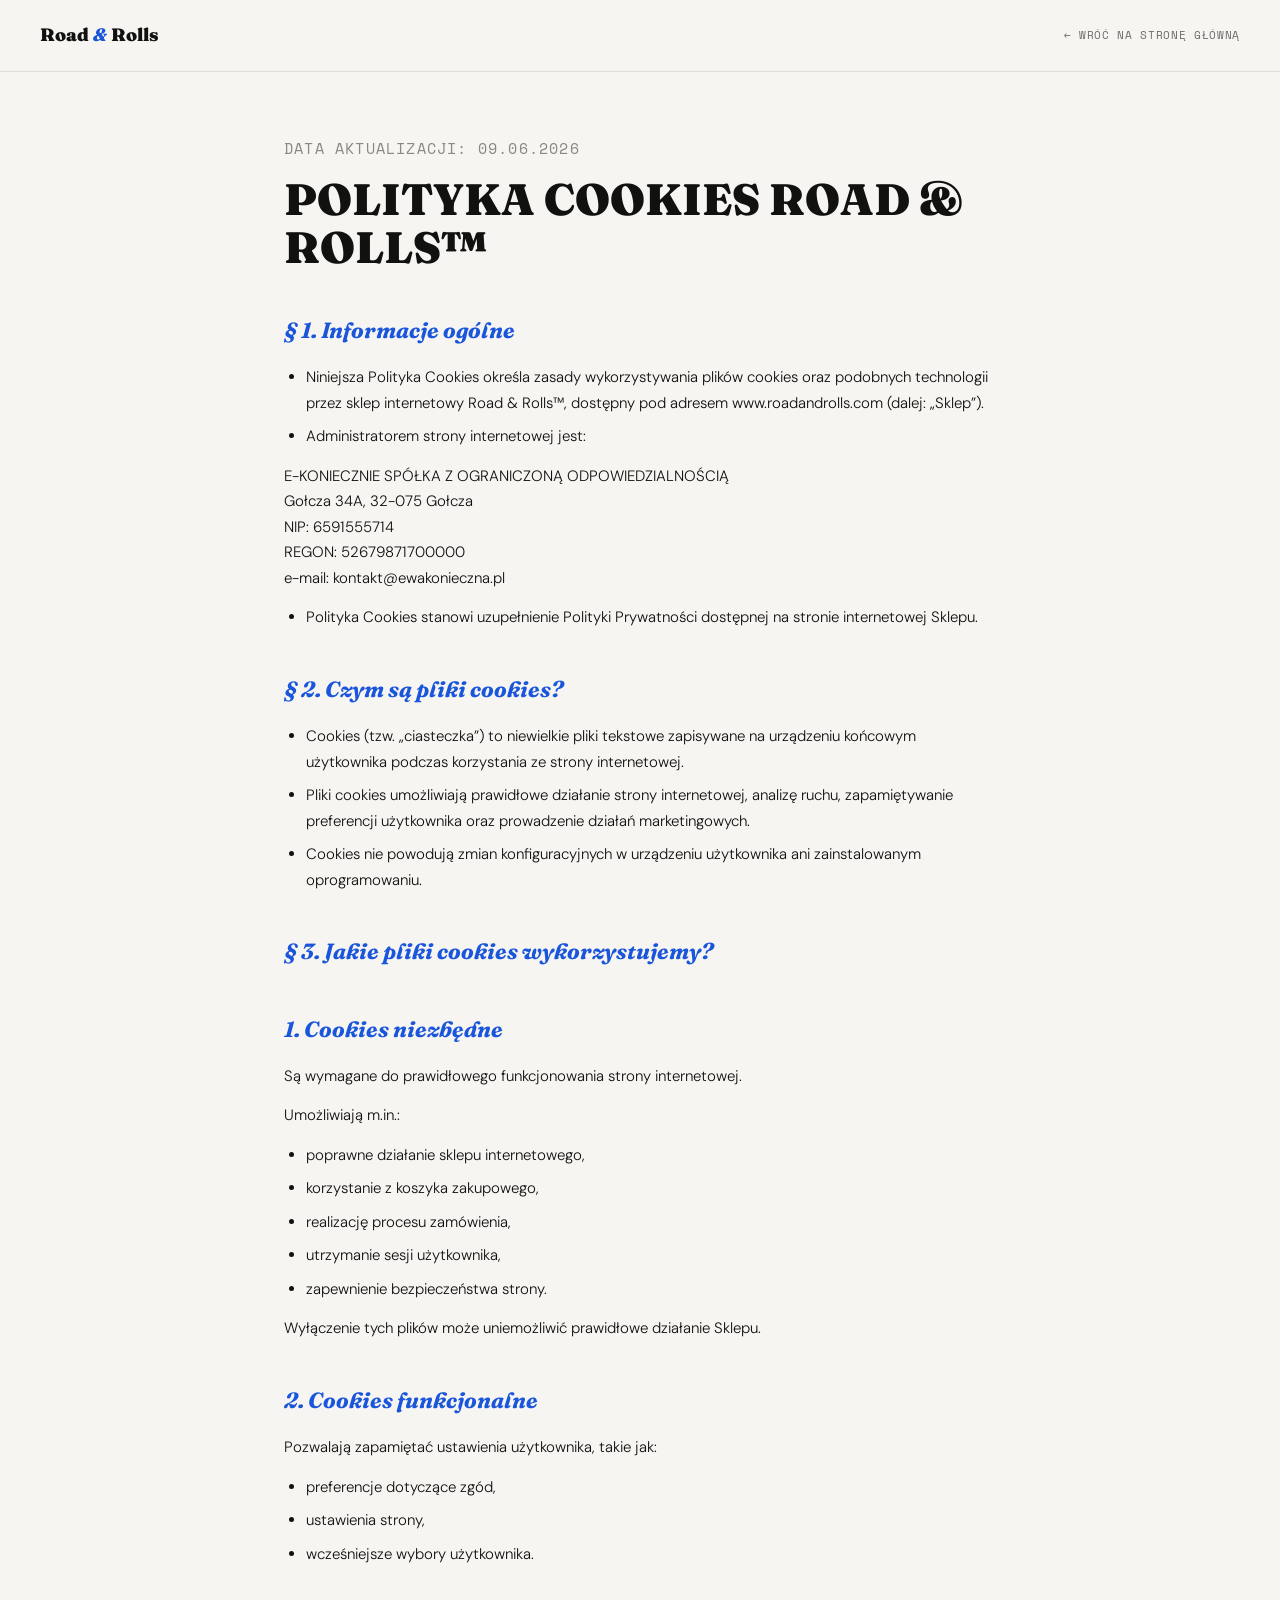
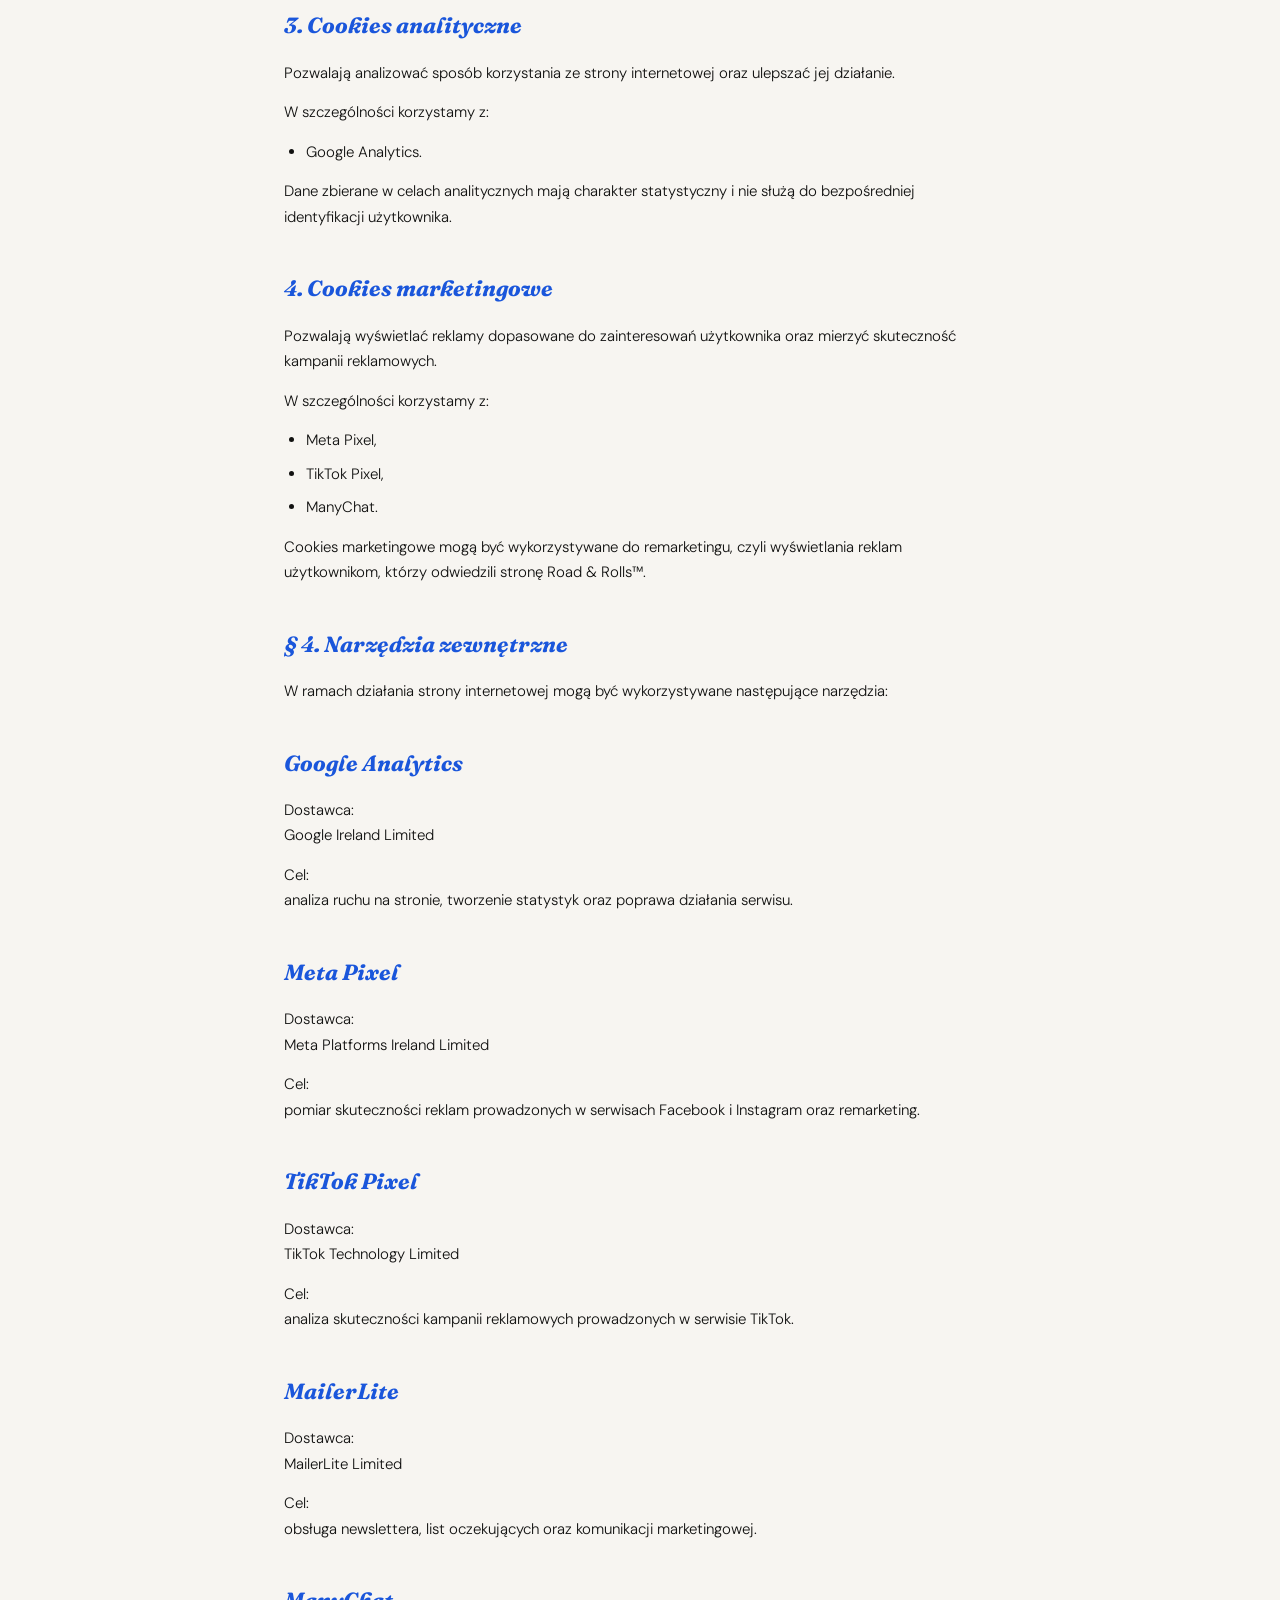
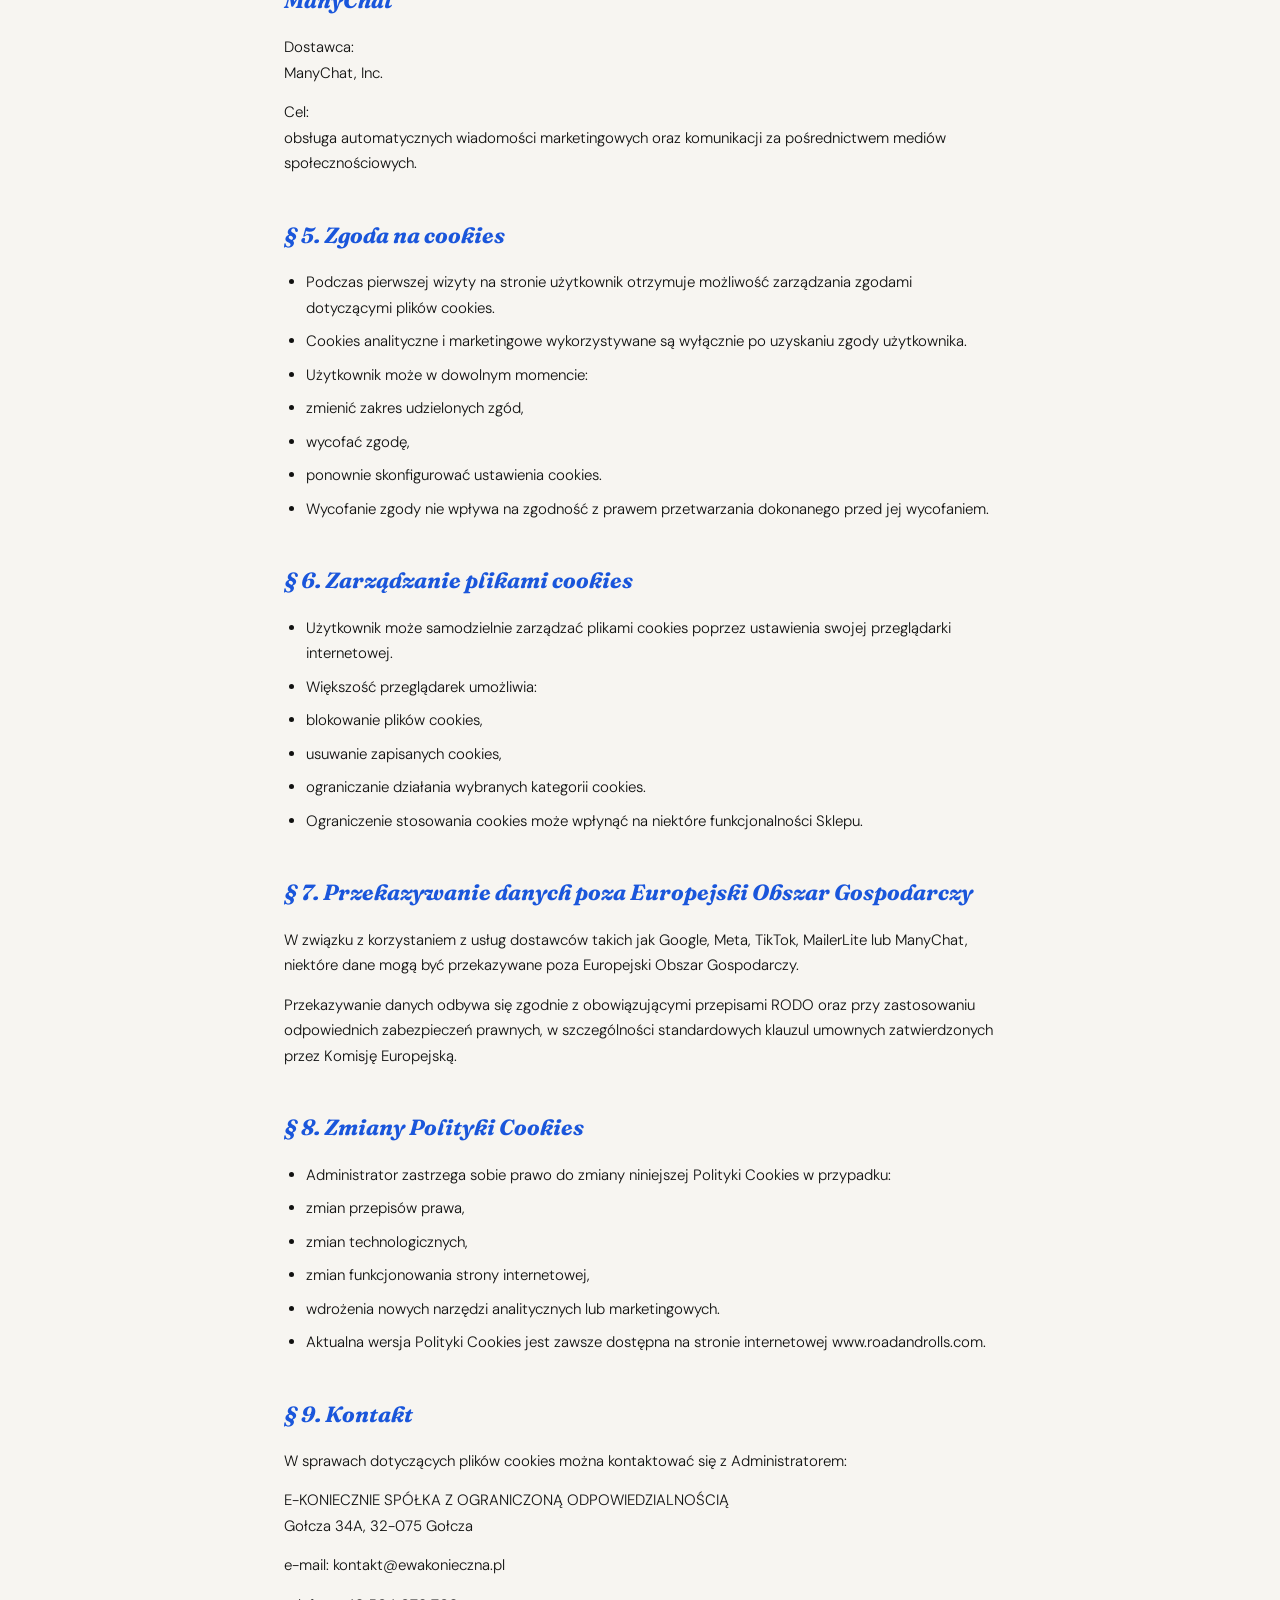
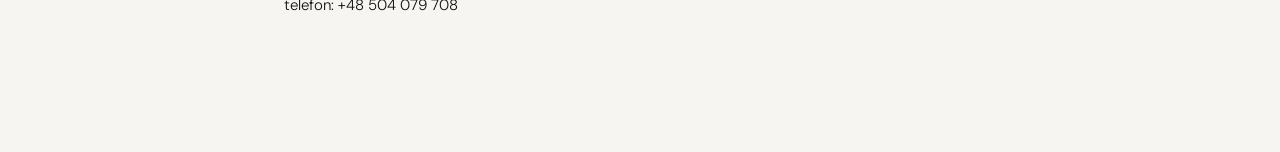
<file: docs/polityki/polityka-cookies.html>
<!DOCTYPE html>
<html lang="pl">
<head>
<meta charset="UTF-8">
<meta name="viewport" content="width=device-width, initial-scale=1.0">
<title>POLITYKA COOKIES ROAD &amp; ROLLS™ — Road &amp; Rolls™</title>
<link href="https://fonts.googleapis.com/css2?family=Fraunces:ital,wght@0,400;0,700;0,900;1,400;1,700;1,900&family=DM+Sans:opsz,wght@9..40,300;9..40,400;9..40,500;9..40,600&family=Space+Mono:wght@400;700&display=swap" rel="stylesheet">
<style>
:root {
  --ink:#111110; --w:#F7F5F1; --cobalt:#1A56DB; --cobalt-dk:#1240A8;
  --sand:#E8DFD0; --grey:#888885; --border:1px solid #E2DED7; --r:4px;
}
*,*::before,*::after { margin:0; padding:0; box-sizing:border-box; }
body { background:var(--w); color:var(--ink); font-family:'DM Sans',sans-serif; font-weight:300; line-height:1.7; }
a { color:var(--cobalt); }
.policy-nav {
  padding:20px 40px; border-bottom:var(--border);
  display:flex; align-items:center; justify-content:space-between;
}
.policy-nav-logo { font-family:'Fraunces',serif; font-weight:900; font-size:18px; text-decoration:none; color:var(--ink); }
.policy-nav-logo span { color:var(--cobalt); font-style:italic; }
.policy-back {
  font-family:'Space Mono',monospace; font-size:11px; letter-spacing:.06em; text-decoration:none;
  color:var(--ink); opacity:.6;
}
.policy-back:hover { opacity:1; }
.policy-wrap { max-width:760px; margin:0 auto; padding:64px 24px 120px; }
.policy-eyebrow { font-family:'Space Mono',monospace; font-size:11px; letter-spacing:.08em; color:var(--grey); margin-bottom:16px; }
.policy-title { font-family:'Fraunces',serif; font-weight:900; font-size:clamp(28px,4vw,44px); line-height:1.1; margin-bottom:40px; }
.policy-wrap h2 {
  font-family:'Fraunces',serif; font-weight:700; font-style:italic; font-size:22px;
  color:var(--cobalt); margin:40px 0 16px;
}
.policy-wrap p { font-size:15px; margin-bottom:14px; }
.policy-wrap ul { margin:0 0 14px 0; padding-left:22px; }
.policy-wrap li { font-size:15px; margin-bottom:8px; }
</style>
</head>
<body>
<nav class="policy-nav">
  <a href="/" class="policy-nav-logo">Road <span>&amp;</span> Rolls</a>
  <a href="/" class="policy-back">← WRÓĆ NA STRONĘ GŁÓWNĄ</a>
</nav>
<div class="policy-wrap">
  <p class="policy-eyebrow">DATA AKTUALIZACJI: 09.06.2026</p>
  <h1 class="policy-title">POLITYKA COOKIES ROAD &amp; ROLLS™</h1>
  <h2>§ 1. Informacje ogólne</h2>
  <ul>
  <li>Niniejsza Polityka Cookies określa zasady wykorzystywania plików cookies oraz podobnych technologii przez sklep internetowy Road &amp; Rolls™, dostępny pod adresem www.roadandrolls.com (dalej: „Sklep”).</li>
  <li>Administratorem strony internetowej jest:</li>
  </ul>
  <p>E-KONIECZNIE SPÓŁKA Z OGRANICZONĄ ODPOWIEDZIALNOŚCIĄ<br>Gołcza 34A, 32-075 Gołcza<br>NIP: 6591555714<br>REGON: 52679871700000<br>e-mail: kontakt@ewakonieczna.pl</p>
  <ul>
  <li>Polityka Cookies stanowi uzupełnienie Polityki Prywatności dostępnej na stronie internetowej Sklepu.</li>
  </ul>
  <h2>§ 2. Czym są pliki cookies?</h2>
  <ul>
  <li>Cookies (tzw. „ciasteczka”) to niewielkie pliki tekstowe zapisywane na urządzeniu końcowym użytkownika podczas korzystania ze strony internetowej.</li>
  <li>Pliki cookies umożliwiają prawidłowe działanie strony internetowej, analizę ruchu, zapamiętywanie preferencji użytkownika oraz prowadzenie działań marketingowych.</li>
  <li>Cookies nie powodują zmian konfiguracyjnych w urządzeniu użytkownika ani zainstalowanym oprogramowaniu.</li>
  </ul>
  <h2>§ 3. Jakie pliki cookies wykorzystujemy?</h2>
  <h2>1. Cookies niezbędne</h2>
  <p>Są wymagane do prawidłowego funkcjonowania strony internetowej.</p>
  <p>Umożliwiają m.in.:</p>
  <ul>
  <li>poprawne działanie sklepu internetowego,</li>
  <li>korzystanie z koszyka zakupowego,</li>
  <li>realizację procesu zamówienia,</li>
  <li>utrzymanie sesji użytkownika,</li>
  <li>zapewnienie bezpieczeństwa strony.</li>
  </ul>
  <p>Wyłączenie tych plików może uniemożliwić prawidłowe działanie Sklepu.</p>
  <h2>2. Cookies funkcjonalne</h2>
  <p>Pozwalają zapamiętać ustawienia użytkownika, takie jak:</p>
  <ul>
  <li>preferencje dotyczące zgód,</li>
  <li>ustawienia strony,</li>
  <li>wcześniejsze wybory użytkownika.</li>
  </ul>
  <h2>3. Cookies analityczne</h2>
  <p>Pozwalają analizować sposób korzystania ze strony internetowej oraz ulepszać jej działanie.</p>
  <p>W szczególności korzystamy z:</p>
  <ul>
  <li>Google Analytics.</li>
  </ul>
  <p>Dane zbierane w celach analitycznych mają charakter statystyczny i nie służą do bezpośredniej identyfikacji użytkownika.</p>
  <h2>4. Cookies marketingowe</h2>
  <p>Pozwalają wyświetlać reklamy dopasowane do zainteresowań użytkownika oraz mierzyć skuteczność kampanii reklamowych.</p>
  <p>W szczególności korzystamy z:</p>
  <ul>
  <li>Meta Pixel,</li>
  <li>TikTok Pixel,</li>
  <li>ManyChat.</li>
  </ul>
  <p>Cookies marketingowe mogą być wykorzystywane do remarketingu, czyli wyświetlania reklam użytkownikom, którzy odwiedzili stronę Road &amp; Rolls™.</p>
  <h2>§ 4. Narzędzia zewnętrzne</h2>
  <p>W ramach działania strony internetowej mogą być wykorzystywane następujące narzędzia:</p>
  <h2>Google Analytics</h2>
  <p>Dostawca:<br>Google Ireland Limited</p>
  <p>Cel:<br>analiza ruchu na stronie, tworzenie statystyk oraz poprawa działania serwisu.</p>
  <h2>Meta Pixel</h2>
  <p>Dostawca:<br>Meta Platforms Ireland Limited</p>
  <p>Cel:<br>pomiar skuteczności reklam prowadzonych w serwisach Facebook i Instagram oraz remarketing.</p>
  <h2>TikTok Pixel</h2>
  <p>Dostawca:<br>TikTok Technology Limited</p>
  <p>Cel:<br>analiza skuteczności kampanii reklamowych prowadzonych w serwisie TikTok.</p>
  <h2>MailerLite</h2>
  <p>Dostawca:<br>MailerLite Limited</p>
  <p>Cel:<br>obsługa newslettera, list oczekujących oraz komunikacji marketingowej.</p>
  <h2>ManyChat</h2>
  <p>Dostawca:<br>ManyChat, Inc.</p>
  <p>Cel:<br>obsługa automatycznych wiadomości marketingowych oraz komunikacji za pośrednictwem mediów społecznościowych.</p>
  <h2>§ 5. Zgoda na cookies</h2>
  <ul>
  <li>Podczas pierwszej wizyty na stronie użytkownik otrzymuje możliwość zarządzania zgodami dotyczącymi plików cookies.</li>
  <li>Cookies analityczne i marketingowe wykorzystywane są wyłącznie po uzyskaniu zgody użytkownika.</li>
  <li>Użytkownik może w dowolnym momencie:</li>
  <li>zmienić zakres udzielonych zgód,</li>
  <li>wycofać zgodę,</li>
  <li>ponownie skonfigurować ustawienia cookies.</li>
  <li>Wycofanie zgody nie wpływa na zgodność z prawem przetwarzania dokonanego przed jej wycofaniem.</li>
  </ul>
  <h2>§ 6. Zarządzanie plikami cookies</h2>
  <ul>
  <li>Użytkownik może samodzielnie zarządzać plikami cookies poprzez ustawienia swojej przeglądarki internetowej.</li>
  <li>Większość przeglądarek umożliwia:</li>
  <li>blokowanie plików cookies,</li>
  <li>usuwanie zapisanych cookies,</li>
  <li>ograniczanie działania wybranych kategorii cookies.</li>
  <li>Ograniczenie stosowania cookies może wpłynąć na niektóre funkcjonalności Sklepu.</li>
  </ul>
  <h2>§ 7. Przekazywanie danych poza Europejski Obszar Gospodarczy</h2>
  <p>W związku z korzystaniem z usług dostawców takich jak Google, Meta, TikTok, MailerLite lub ManyChat, niektóre dane mogą być przekazywane poza Europejski Obszar Gospodarczy.</p>
  <p>Przekazywanie danych odbywa się zgodnie z obowiązującymi przepisami RODO oraz przy zastosowaniu odpowiednich zabezpieczeń prawnych, w szczególności standardowych klauzul umownych zatwierdzonych przez Komisję Europejską.</p>
  <h2>§ 8. Zmiany Polityki Cookies</h2>
  <ul>
  <li>Administrator zastrzega sobie prawo do zmiany niniejszej Polityki Cookies w przypadku:</li>
  <li>zmian przepisów prawa,</li>
  <li>zmian technologicznych,</li>
  <li>zmian funkcjonowania strony internetowej,</li>
  <li>wdrożenia nowych narzędzi analitycznych lub marketingowych.</li>
  <li>Aktualna wersja Polityki Cookies jest zawsze dostępna na stronie internetowej www.roadandrolls.com.</li>
  </ul>
  <h2>§ 9. Kontakt</h2>
  <p>W sprawach dotyczących plików cookies można kontaktować się z Administratorem:</p>
  <p>E-KONIECZNIE SPÓŁKA Z OGRANICZONĄ ODPOWIEDZIALNOŚCIĄ<br>Gołcza 34A, 32-075 Gołcza</p>
  <p>e-mail: kontakt@ewakonieczna.pl</p>
  <p>telefon: +48 504 079 708</p>
</div>
</body>
</html>
</file>
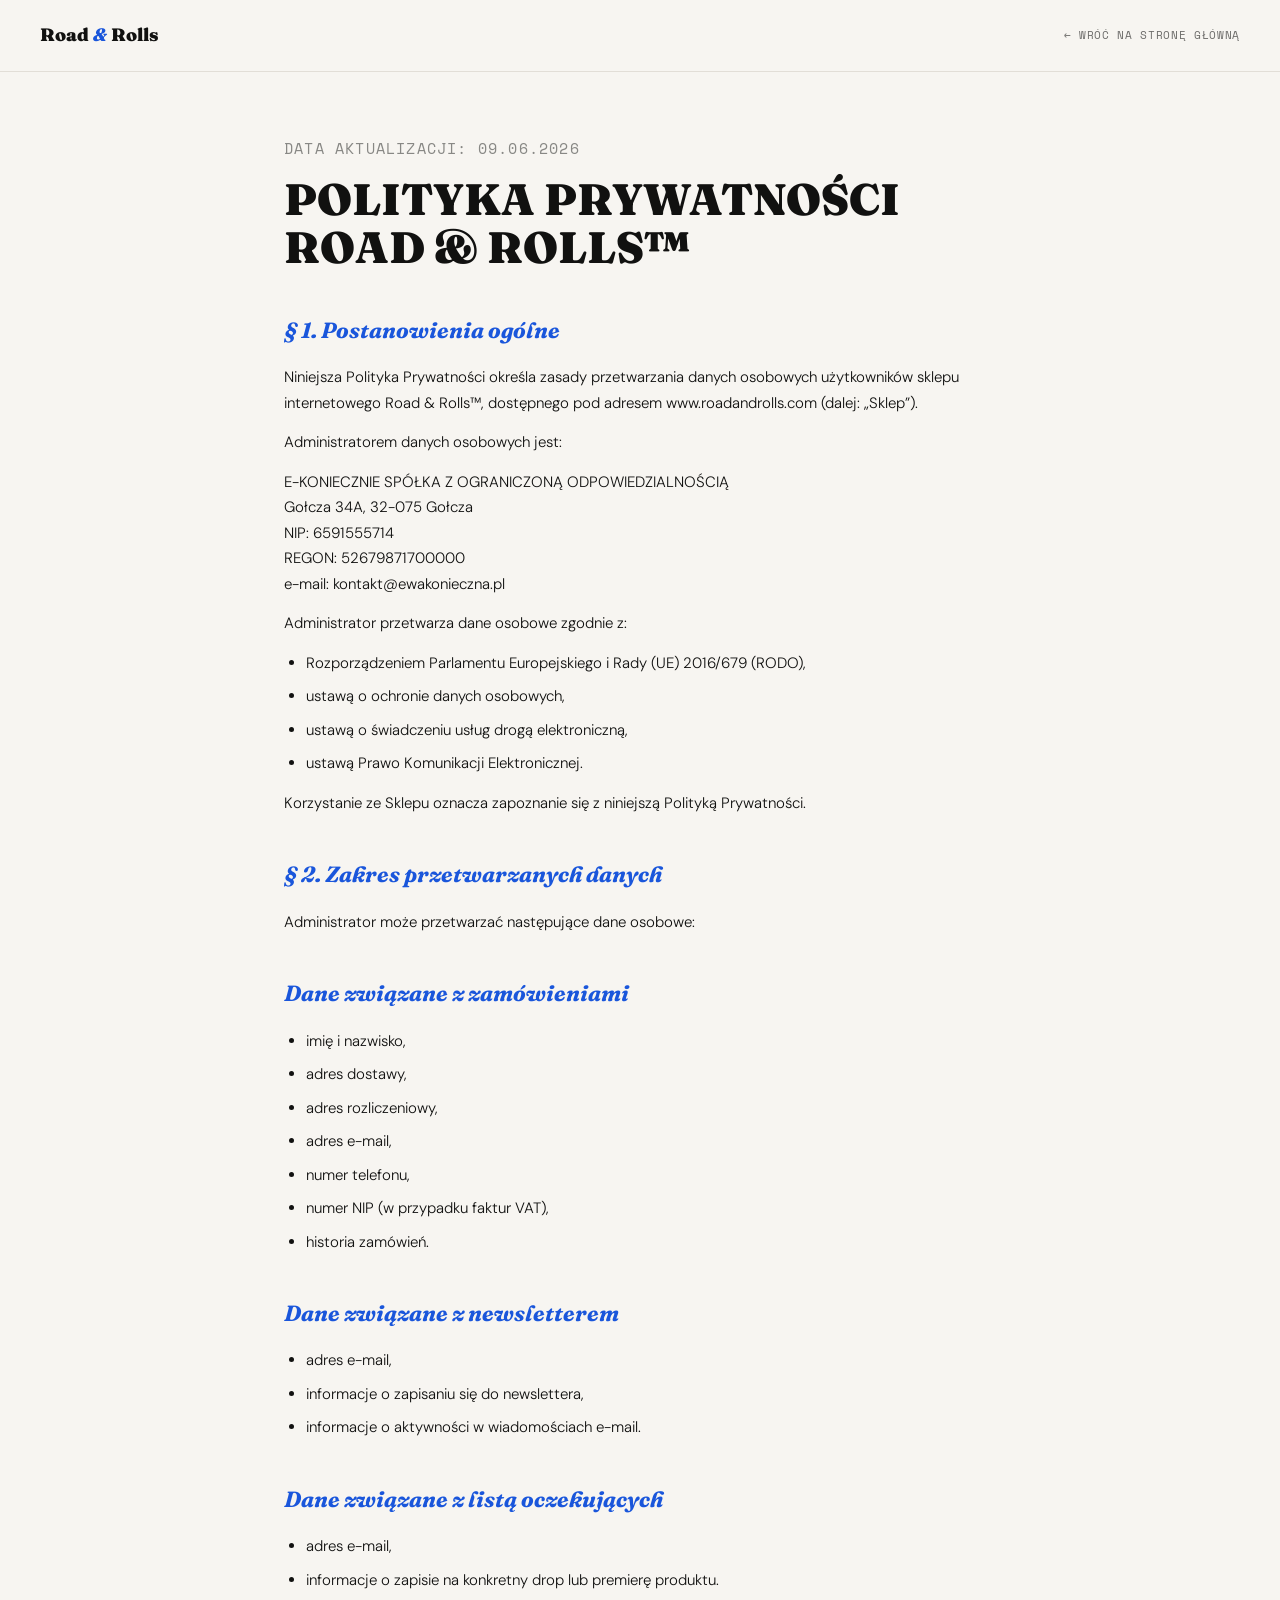
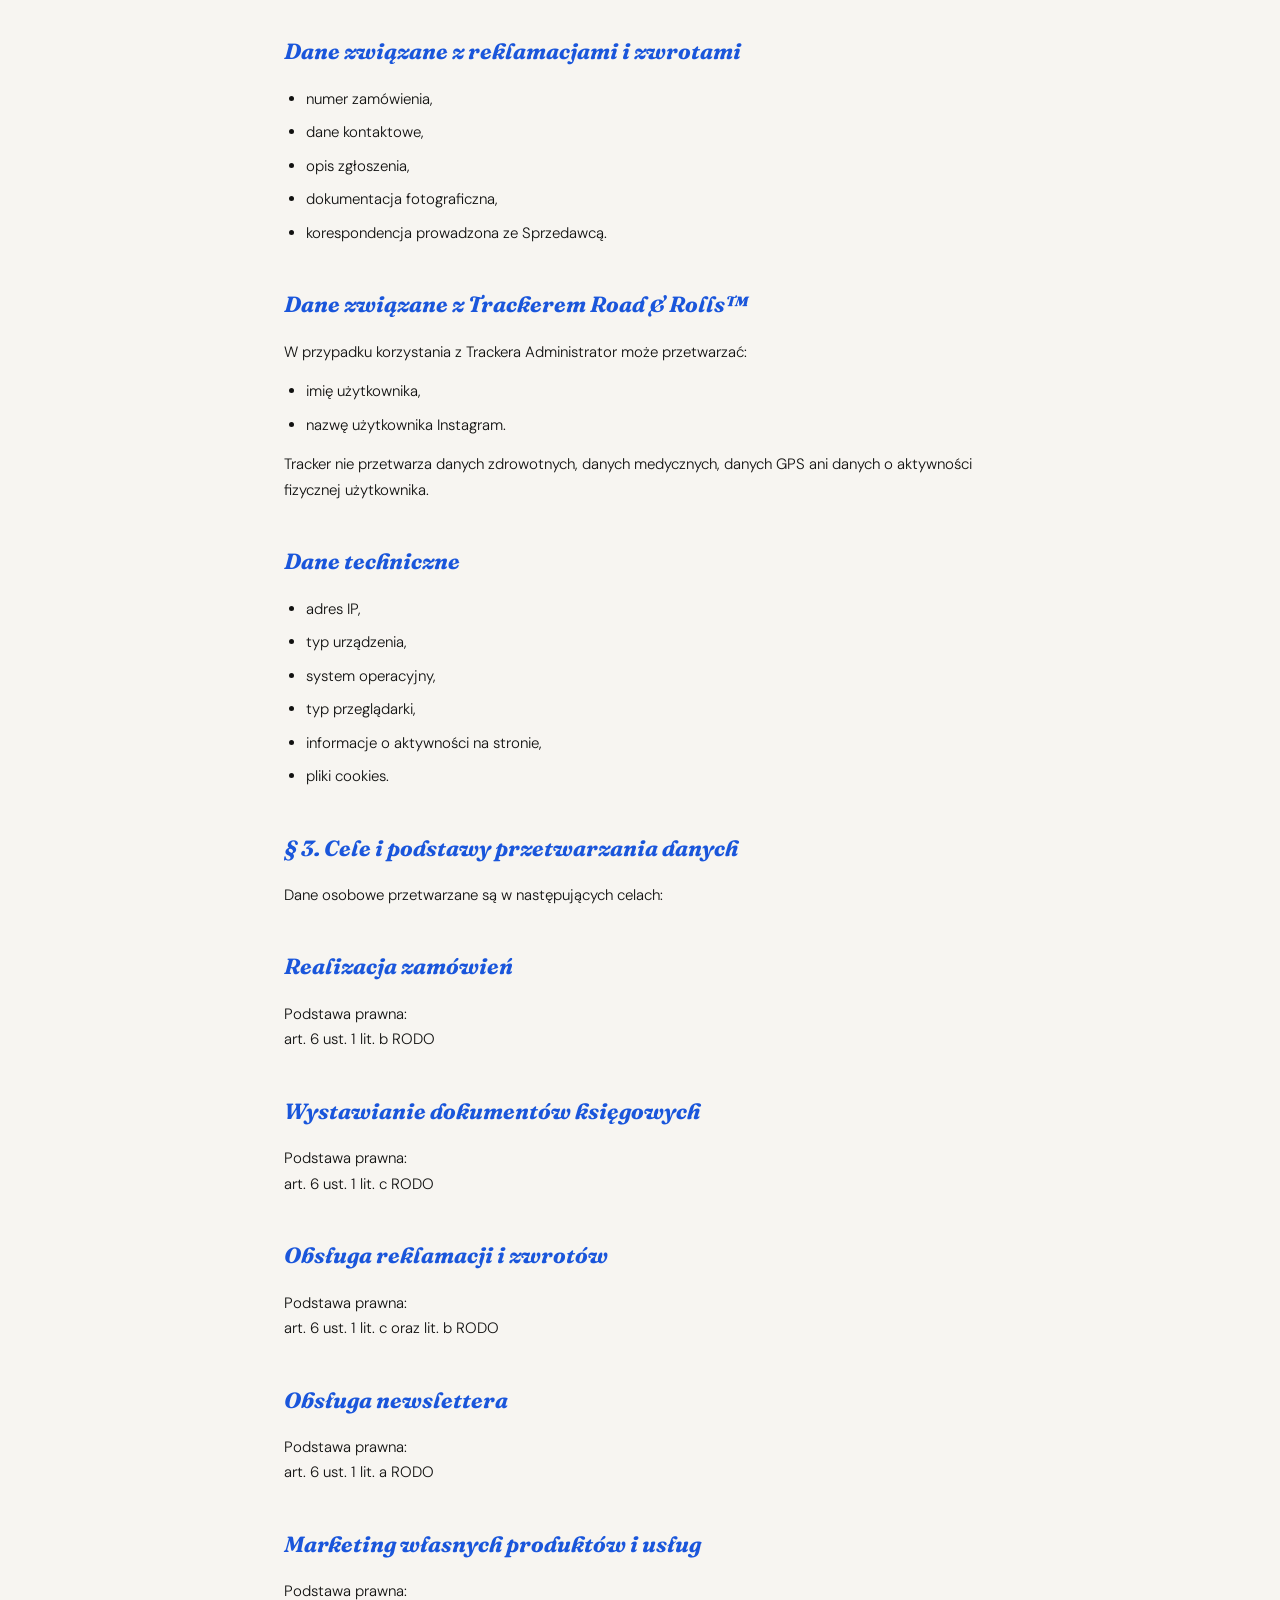
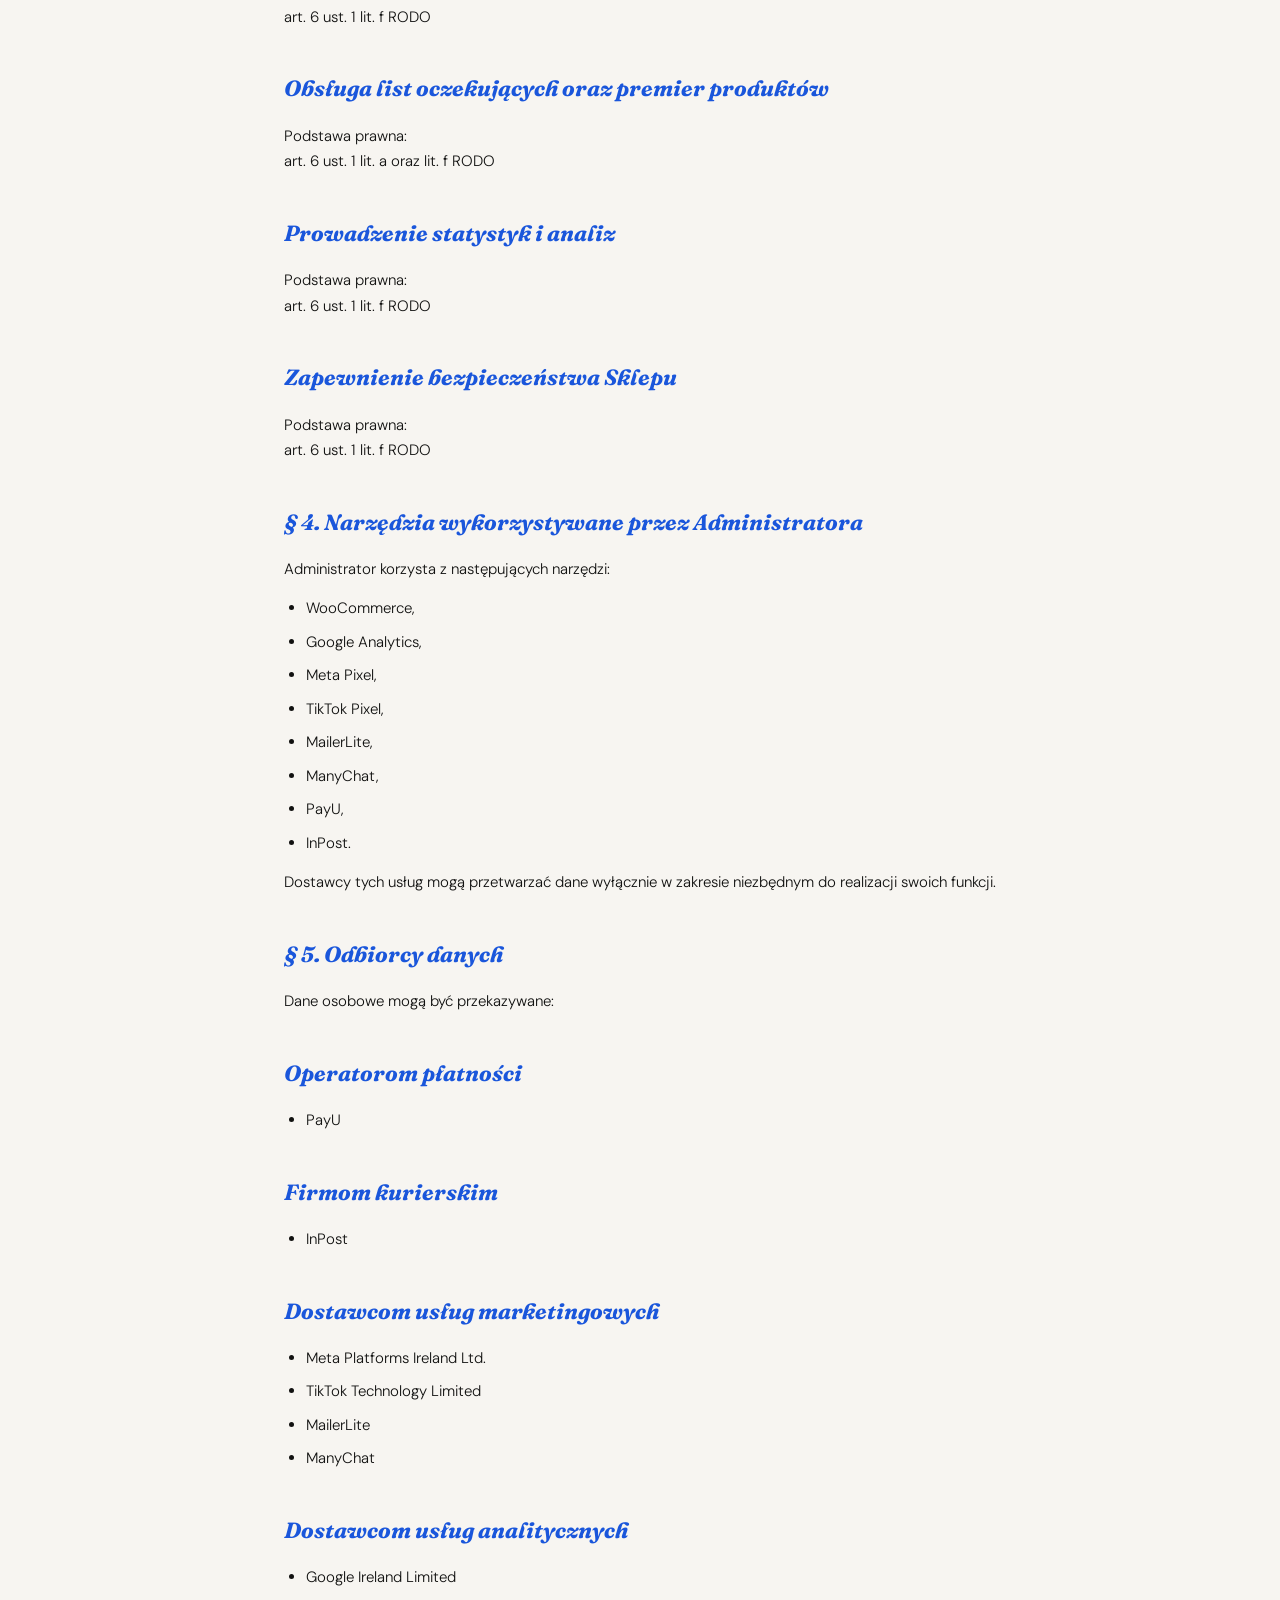
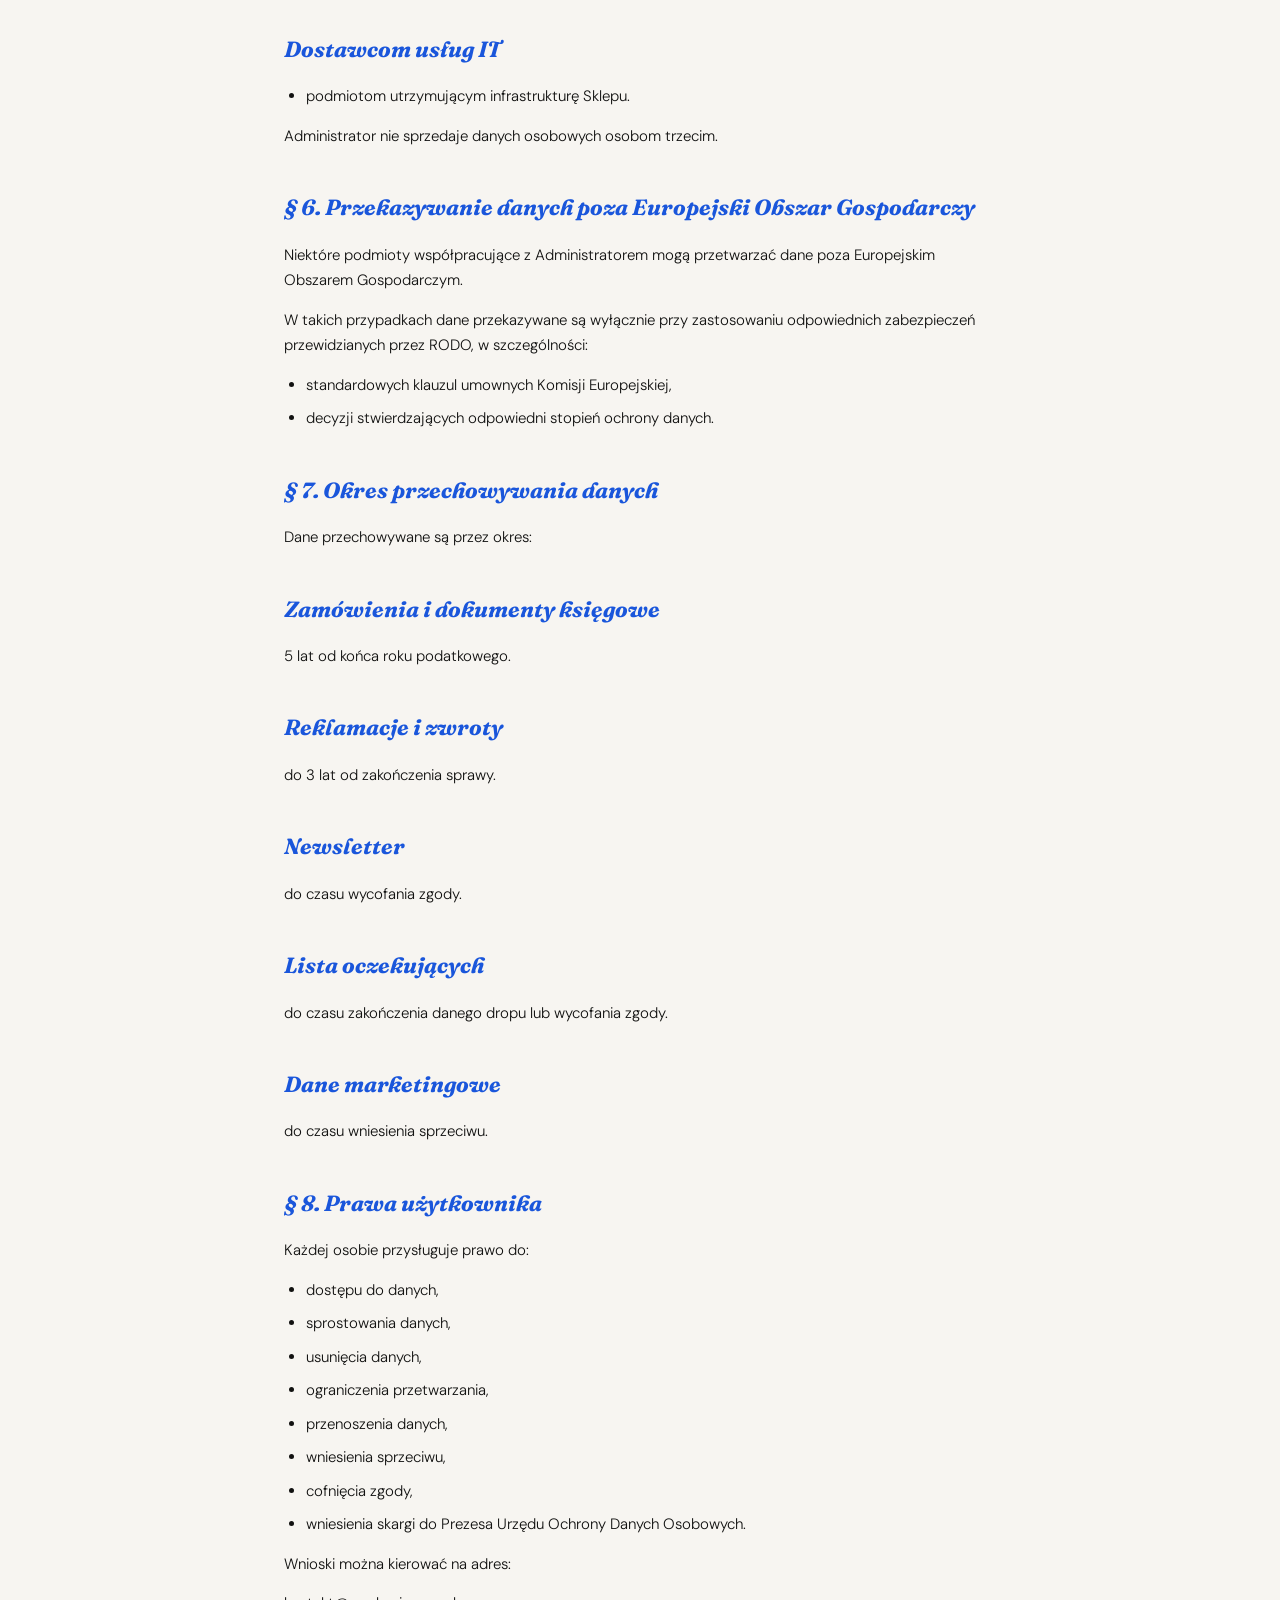
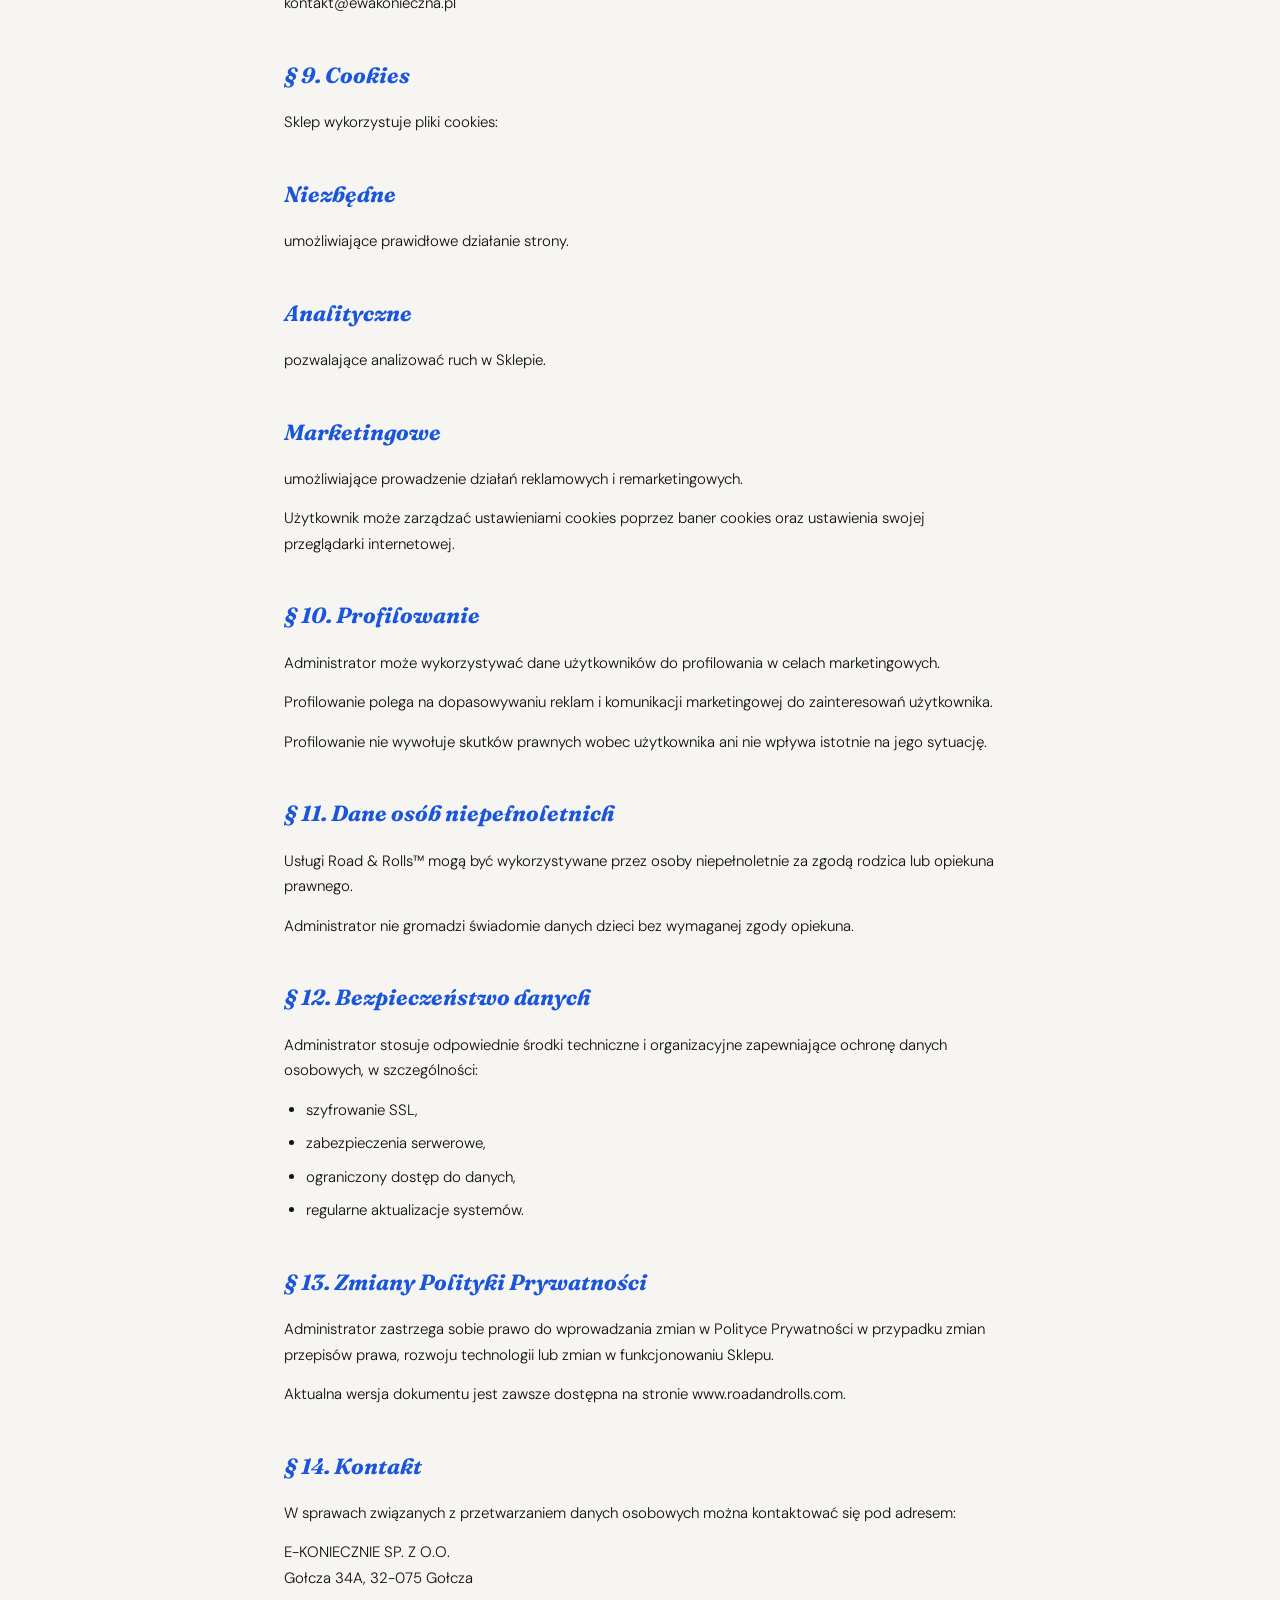
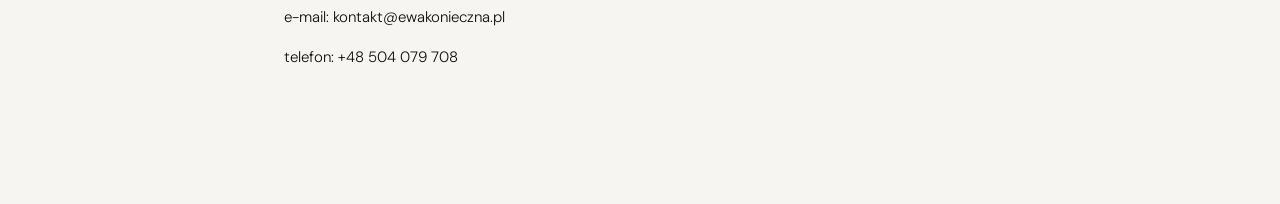
<file: docs/polityki/polityka-prywatnosci.html>
<!DOCTYPE html>
<html lang="pl">
<head>
<meta charset="UTF-8">
<meta name="viewport" content="width=device-width, initial-scale=1.0">
<title>POLITYKA PRYWATNOŚCI ROAD &amp; ROLLS™ — Road &amp; Rolls™</title>
<link href="https://fonts.googleapis.com/css2?family=Fraunces:ital,wght@0,400;0,700;0,900;1,400;1,700;1,900&family=DM+Sans:opsz,wght@9..40,300;9..40,400;9..40,500;9..40,600&family=Space+Mono:wght@400;700&display=swap" rel="stylesheet">
<style>
:root {
  --ink:#111110; --w:#F7F5F1; --cobalt:#1A56DB; --cobalt-dk:#1240A8;
  --sand:#E8DFD0; --grey:#888885; --border:1px solid #E2DED7; --r:4px;
}
*,*::before,*::after { margin:0; padding:0; box-sizing:border-box; }
body { background:var(--w); color:var(--ink); font-family:'DM Sans',sans-serif; font-weight:300; line-height:1.7; }
a { color:var(--cobalt); }
.policy-nav {
  padding:20px 40px; border-bottom:var(--border);
  display:flex; align-items:center; justify-content:space-between;
}
.policy-nav-logo { font-family:'Fraunces',serif; font-weight:900; font-size:18px; text-decoration:none; color:var(--ink); }
.policy-nav-logo span { color:var(--cobalt); font-style:italic; }
.policy-back {
  font-family:'Space Mono',monospace; font-size:11px; letter-spacing:.06em; text-decoration:none;
  color:var(--ink); opacity:.6;
}
.policy-back:hover { opacity:1; }
.policy-wrap { max-width:760px; margin:0 auto; padding:64px 24px 120px; }
.policy-eyebrow { font-family:'Space Mono',monospace; font-size:11px; letter-spacing:.08em; color:var(--grey); margin-bottom:16px; }
.policy-title { font-family:'Fraunces',serif; font-weight:900; font-size:clamp(28px,4vw,44px); line-height:1.1; margin-bottom:40px; }
.policy-wrap h2 {
  font-family:'Fraunces',serif; font-weight:700; font-style:italic; font-size:22px;
  color:var(--cobalt); margin:40px 0 16px;
}
.policy-wrap p { font-size:15px; margin-bottom:14px; }
.policy-wrap ul { margin:0 0 14px 0; padding-left:22px; }
.policy-wrap li { font-size:15px; margin-bottom:8px; }
</style>
</head>
<body>
<nav class="policy-nav">
  <a href="/" class="policy-nav-logo">Road <span>&amp;</span> Rolls</a>
  <a href="/" class="policy-back">← WRÓĆ NA STRONĘ GŁÓWNĄ</a>
</nav>
<div class="policy-wrap">
  <p class="policy-eyebrow">DATA AKTUALIZACJI: 09.06.2026</p>
  <h1 class="policy-title">POLITYKA PRYWATNOŚCI ROAD &amp; ROLLS™</h1>
  <h2>§ 1. Postanowienia ogólne</h2>
  <p>Niniejsza Polityka Prywatności określa zasady przetwarzania danych osobowych użytkowników sklepu internetowego Road &amp; Rolls™, dostępnego pod adresem www.roadandrolls.com (dalej: „Sklep”).</p>
  <p>Administratorem danych osobowych jest:</p>
  <p>E-KONIECZNIE SPÓŁKA Z OGRANICZONĄ ODPOWIEDZIALNOŚCIĄ<br>Gołcza 34A, 32-075 Gołcza<br>NIP: 6591555714<br>REGON: 52679871700000<br>e-mail: kontakt@ewakonieczna.pl</p>
  <p>Administrator przetwarza dane osobowe zgodnie z:</p>
  <ul>
  <li>Rozporządzeniem Parlamentu Europejskiego i Rady (UE) 2016/679 (RODO),</li>
  <li>ustawą o ochronie danych osobowych,</li>
  <li>ustawą o świadczeniu usług drogą elektroniczną,</li>
  <li>ustawą Prawo Komunikacji Elektronicznej.</li>
  </ul>
  <p>Korzystanie ze Sklepu oznacza zapoznanie się z niniejszą Polityką Prywatności.</p>
  <h2>§ 2. Zakres przetwarzanych danych</h2>
  <p>Administrator może przetwarzać następujące dane osobowe:</p>
  <h2>Dane związane z zamówieniami</h2>
  <ul>
  <li>imię i nazwisko,</li>
  <li>adres dostawy,</li>
  <li>adres rozliczeniowy,</li>
  <li>adres e-mail,</li>
  <li>numer telefonu,</li>
  <li>numer NIP (w przypadku faktur VAT),</li>
  <li>historia zamówień.</li>
  </ul>
  <h2>Dane związane z newsletterem</h2>
  <ul>
  <li>adres e-mail,</li>
  <li>informacje o zapisaniu się do newslettera,</li>
  <li>informacje o aktywności w wiadomościach e-mail.</li>
  </ul>
  <h2>Dane związane z listą oczekujących</h2>
  <ul>
  <li>adres e-mail,</li>
  <li>informacje o zapisie na konkretny drop lub premierę produktu.</li>
  </ul>
  <h2>Dane związane z reklamacjami i zwrotami</h2>
  <ul>
  <li>numer zamówienia,</li>
  <li>dane kontaktowe,</li>
  <li>opis zgłoszenia,</li>
  <li>dokumentacja fotograficzna,</li>
  <li>korespondencja prowadzona ze Sprzedawcą.</li>
  </ul>
  <h2>Dane związane z Trackerem Road &amp; Rolls™</h2>
  <p>W przypadku korzystania z Trackera Administrator może przetwarzać:</p>
  <ul>
  <li>imię użytkownika,</li>
  <li>nazwę użytkownika Instagram.</li>
  </ul>
  <p>Tracker nie przetwarza danych zdrowotnych, danych medycznych, danych GPS ani danych o aktywności fizycznej użytkownika.</p>
  <h2>Dane techniczne</h2>
  <ul>
  <li>adres IP,</li>
  <li>typ urządzenia,</li>
  <li>system operacyjny,</li>
  <li>typ przeglądarki,</li>
  <li>informacje o aktywności na stronie,</li>
  <li>pliki cookies.</li>
  </ul>
  <h2>§ 3. Cele i podstawy przetwarzania danych</h2>
  <p>Dane osobowe przetwarzane są w następujących celach:</p>
  <h2>Realizacja zamówień</h2>
  <p>Podstawa prawna:<br>art. 6 ust. 1 lit. b RODO</p>
  <h2>Wystawianie dokumentów księgowych</h2>
  <p>Podstawa prawna:<br>art. 6 ust. 1 lit. c RODO</p>
  <h2>Obsługa reklamacji i zwrotów</h2>
  <p>Podstawa prawna:<br>art. 6 ust. 1 lit. c oraz lit. b RODO</p>
  <h2>Obsługa newslettera</h2>
  <p>Podstawa prawna:<br>art. 6 ust. 1 lit. a RODO</p>
  <h2>Marketing własnych produktów i usług</h2>
  <p>Podstawa prawna:<br>art. 6 ust. 1 lit. f RODO</p>
  <h2>Obsługa list oczekujących oraz premier produktów</h2>
  <p>Podstawa prawna:<br>art. 6 ust. 1 lit. a oraz lit. f RODO</p>
  <h2>Prowadzenie statystyk i analiz</h2>
  <p>Podstawa prawna:<br>art. 6 ust. 1 lit. f RODO</p>
  <h2>Zapewnienie bezpieczeństwa Sklepu</h2>
  <p>Podstawa prawna:<br>art. 6 ust. 1 lit. f RODO</p>
  <h2>§ 4. Narzędzia wykorzystywane przez Administratora</h2>
  <p>Administrator korzysta z następujących narzędzi:</p>
  <ul>
  <li>WooCommerce,</li>
  <li>Google Analytics,</li>
  <li>Meta Pixel,</li>
  <li>TikTok Pixel,</li>
  <li>MailerLite,</li>
  <li>ManyChat,</li>
  <li>PayU,</li>
  <li>InPost.</li>
  </ul>
  <p>Dostawcy tych usług mogą przetwarzać dane wyłącznie w zakresie niezbędnym do realizacji swoich funkcji.</p>
  <h2>§ 5. Odbiorcy danych</h2>
  <p>Dane osobowe mogą być przekazywane:</p>
  <h2>Operatorom płatności</h2>
  <ul>
  <li>PayU</li>
  </ul>
  <h2>Firmom kurierskim</h2>
  <ul>
  <li>InPost</li>
  </ul>
  <h2>Dostawcom usług marketingowych</h2>
  <ul>
  <li>Meta Platforms Ireland Ltd.</li>
  <li>TikTok Technology Limited</li>
  <li>MailerLite</li>
  <li>ManyChat</li>
  </ul>
  <h2>Dostawcom usług analitycznych</h2>
  <ul>
  <li>Google Ireland Limited</li>
  </ul>
  <h2>Dostawcom usług IT</h2>
  <ul>
  <li>podmiotom utrzymującym infrastrukturę Sklepu.</li>
  </ul>
  <p>Administrator nie sprzedaje danych osobowych osobom trzecim.</p>
  <h2>§ 6. Przekazywanie danych poza Europejski Obszar Gospodarczy</h2>
  <p>Niektóre podmioty współpracujące z Administratorem mogą przetwarzać dane poza Europejskim Obszarem Gospodarczym.</p>
  <p>W takich przypadkach dane przekazywane są wyłącznie przy zastosowaniu odpowiednich zabezpieczeń przewidzianych przez RODO, w szczególności:</p>
  <ul>
  <li>standardowych klauzul umownych Komisji Europejskiej,</li>
  <li>decyzji stwierdzających odpowiedni stopień ochrony danych.</li>
  </ul>
  <h2>§ 7. Okres przechowywania danych</h2>
  <p>Dane przechowywane są przez okres:</p>
  <h2>Zamówienia i dokumenty księgowe</h2>
  <p>5 lat od końca roku podatkowego.</p>
  <h2>Reklamacje i zwroty</h2>
  <p>do 3 lat od zakończenia sprawy.</p>
  <h2>Newsletter</h2>
  <p>do czasu wycofania zgody.</p>
  <h2>Lista oczekujących</h2>
  <p>do czasu zakończenia danego dropu lub wycofania zgody.</p>
  <h2>Dane marketingowe</h2>
  <p>do czasu wniesienia sprzeciwu.</p>
  <h2>§ 8. Prawa użytkownika</h2>
  <p>Każdej osobie przysługuje prawo do:</p>
  <ul>
  <li>dostępu do danych,</li>
  <li>sprostowania danych,</li>
  <li>usunięcia danych,</li>
  <li>ograniczenia przetwarzania,</li>
  <li>przenoszenia danych,</li>
  <li>wniesienia sprzeciwu,</li>
  <li>cofnięcia zgody,</li>
  <li>wniesienia skargi do Prezesa Urzędu Ochrony Danych Osobowych.</li>
  </ul>
  <p>Wnioski można kierować na adres:</p>
  <p>kontakt@ewakonieczna.pl</p>
  <h2>§ 9. Cookies</h2>
  <p>Sklep wykorzystuje pliki cookies:</p>
  <h2>Niezbędne</h2>
  <p>umożliwiające prawidłowe działanie strony.</p>
  <h2>Analityczne</h2>
  <p>pozwalające analizować ruch w Sklepie.</p>
  <h2>Marketingowe</h2>
  <p>umożliwiające prowadzenie działań reklamowych i remarketingowych.</p>
  <p>Użytkownik może zarządzać ustawieniami cookies poprzez baner cookies oraz ustawienia swojej przeglądarki internetowej.</p>
  <h2>§ 10. Profilowanie</h2>
  <p>Administrator może wykorzystywać dane użytkowników do profilowania w celach marketingowych.</p>
  <p>Profilowanie polega na dopasowywaniu reklam i komunikacji marketingowej do zainteresowań użytkownika.</p>
  <p>Profilowanie nie wywołuje skutków prawnych wobec użytkownika ani nie wpływa istotnie na jego sytuację.</p>
  <h2>§ 11. Dane osób niepełnoletnich</h2>
  <p>Usługi Road &amp; Rolls™ mogą być wykorzystywane przez osoby niepełnoletnie za zgodą rodzica lub opiekuna prawnego.</p>
  <p>Administrator nie gromadzi świadomie danych dzieci bez wymaganej zgody opiekuna.</p>
  <h2>§ 12. Bezpieczeństwo danych</h2>
  <p>Administrator stosuje odpowiednie środki techniczne i organizacyjne zapewniające ochronę danych osobowych, w szczególności:</p>
  <ul>
  <li>szyfrowanie SSL,</li>
  <li>zabezpieczenia serwerowe,</li>
  <li>ograniczony dostęp do danych,</li>
  <li>regularne aktualizacje systemów.</li>
  </ul>
  <h2>§ 13. Zmiany Polityki Prywatności</h2>
  <p>Administrator zastrzega sobie prawo do wprowadzania zmian w Polityce Prywatności w przypadku zmian przepisów prawa, rozwoju technologii lub zmian w funkcjonowaniu Sklepu.</p>
  <p>Aktualna wersja dokumentu jest zawsze dostępna na stronie www.roadandrolls.com.</p>
  <h2>§ 14. Kontakt</h2>
  <p>W sprawach związanych z przetwarzaniem danych osobowych można kontaktować się pod adresem:</p>
  <p>E-KONIECZNIE SP. Z O.O.<br>Gołcza 34A, 32-075 Gołcza</p>
  <p>e-mail: kontakt@ewakonieczna.pl</p>
  <p>telefon: +48 504 079 708</p>
</div>
</body>
</html>
</file>
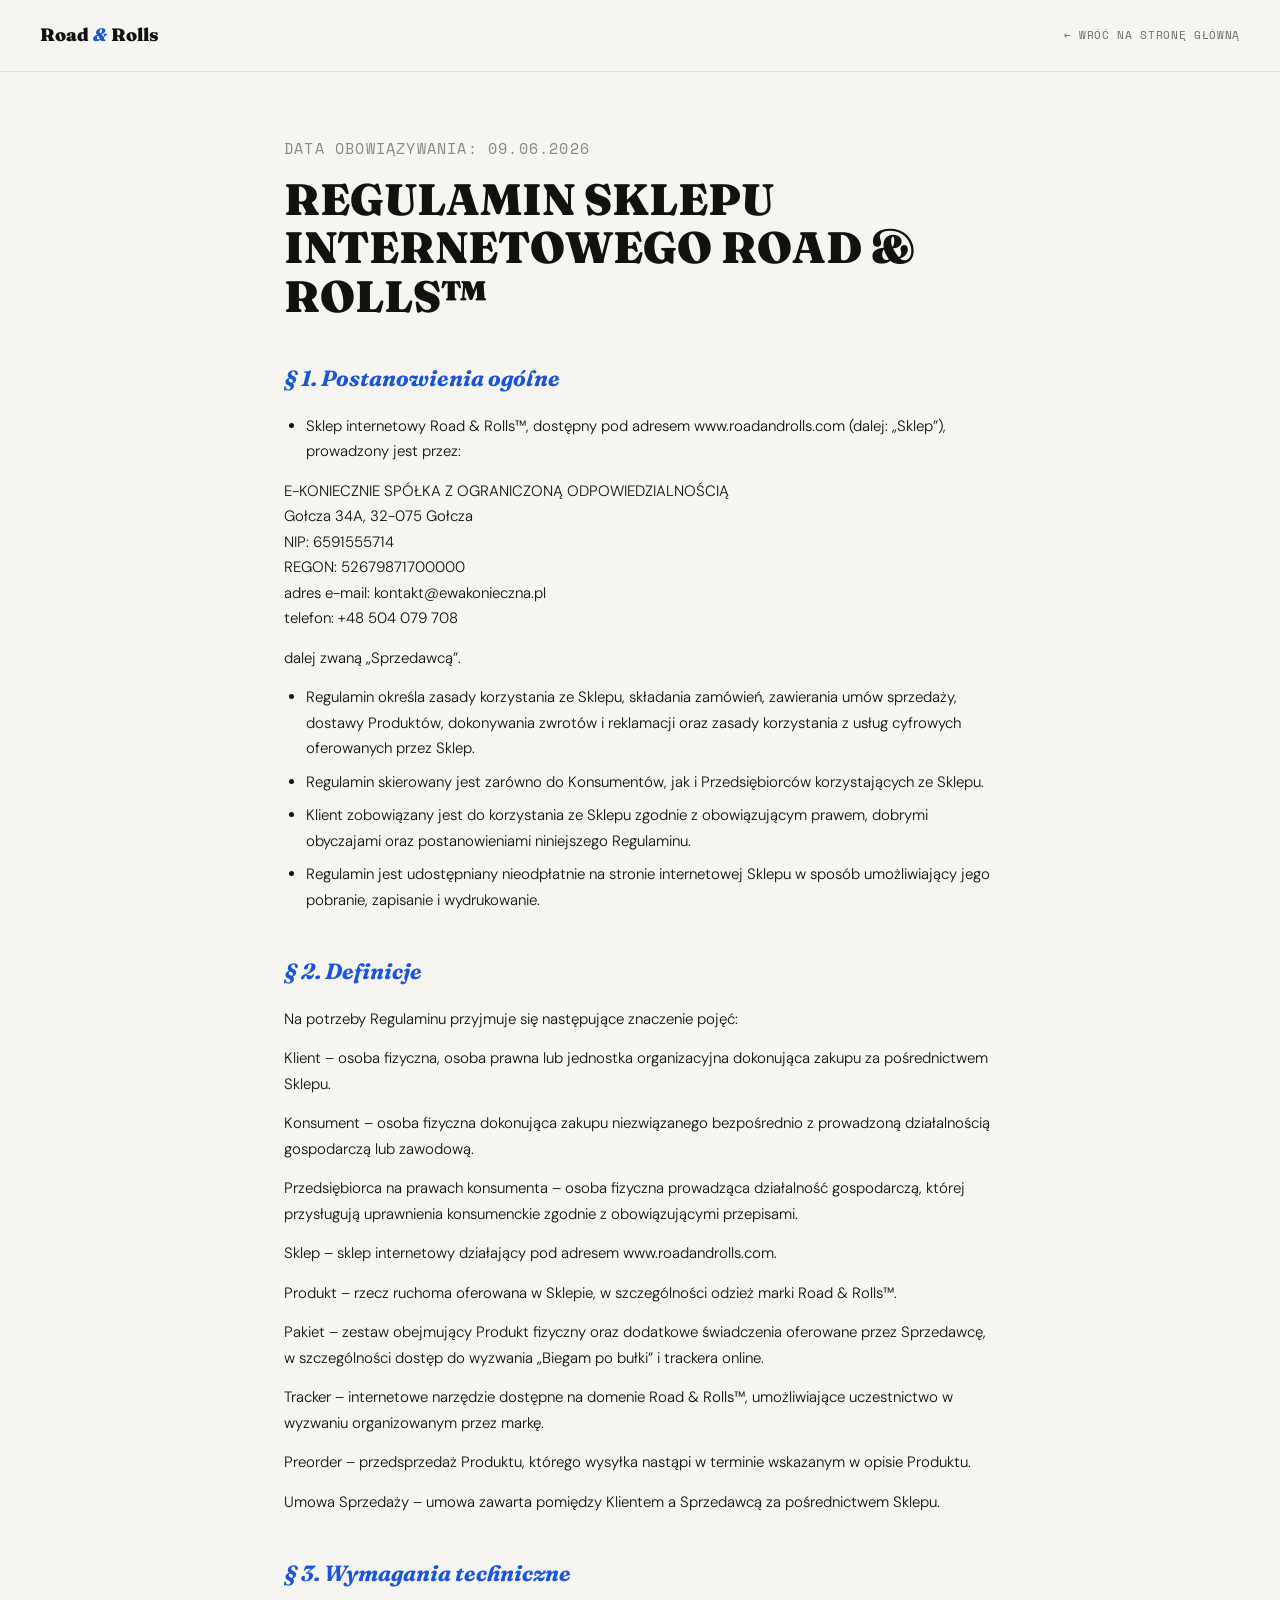
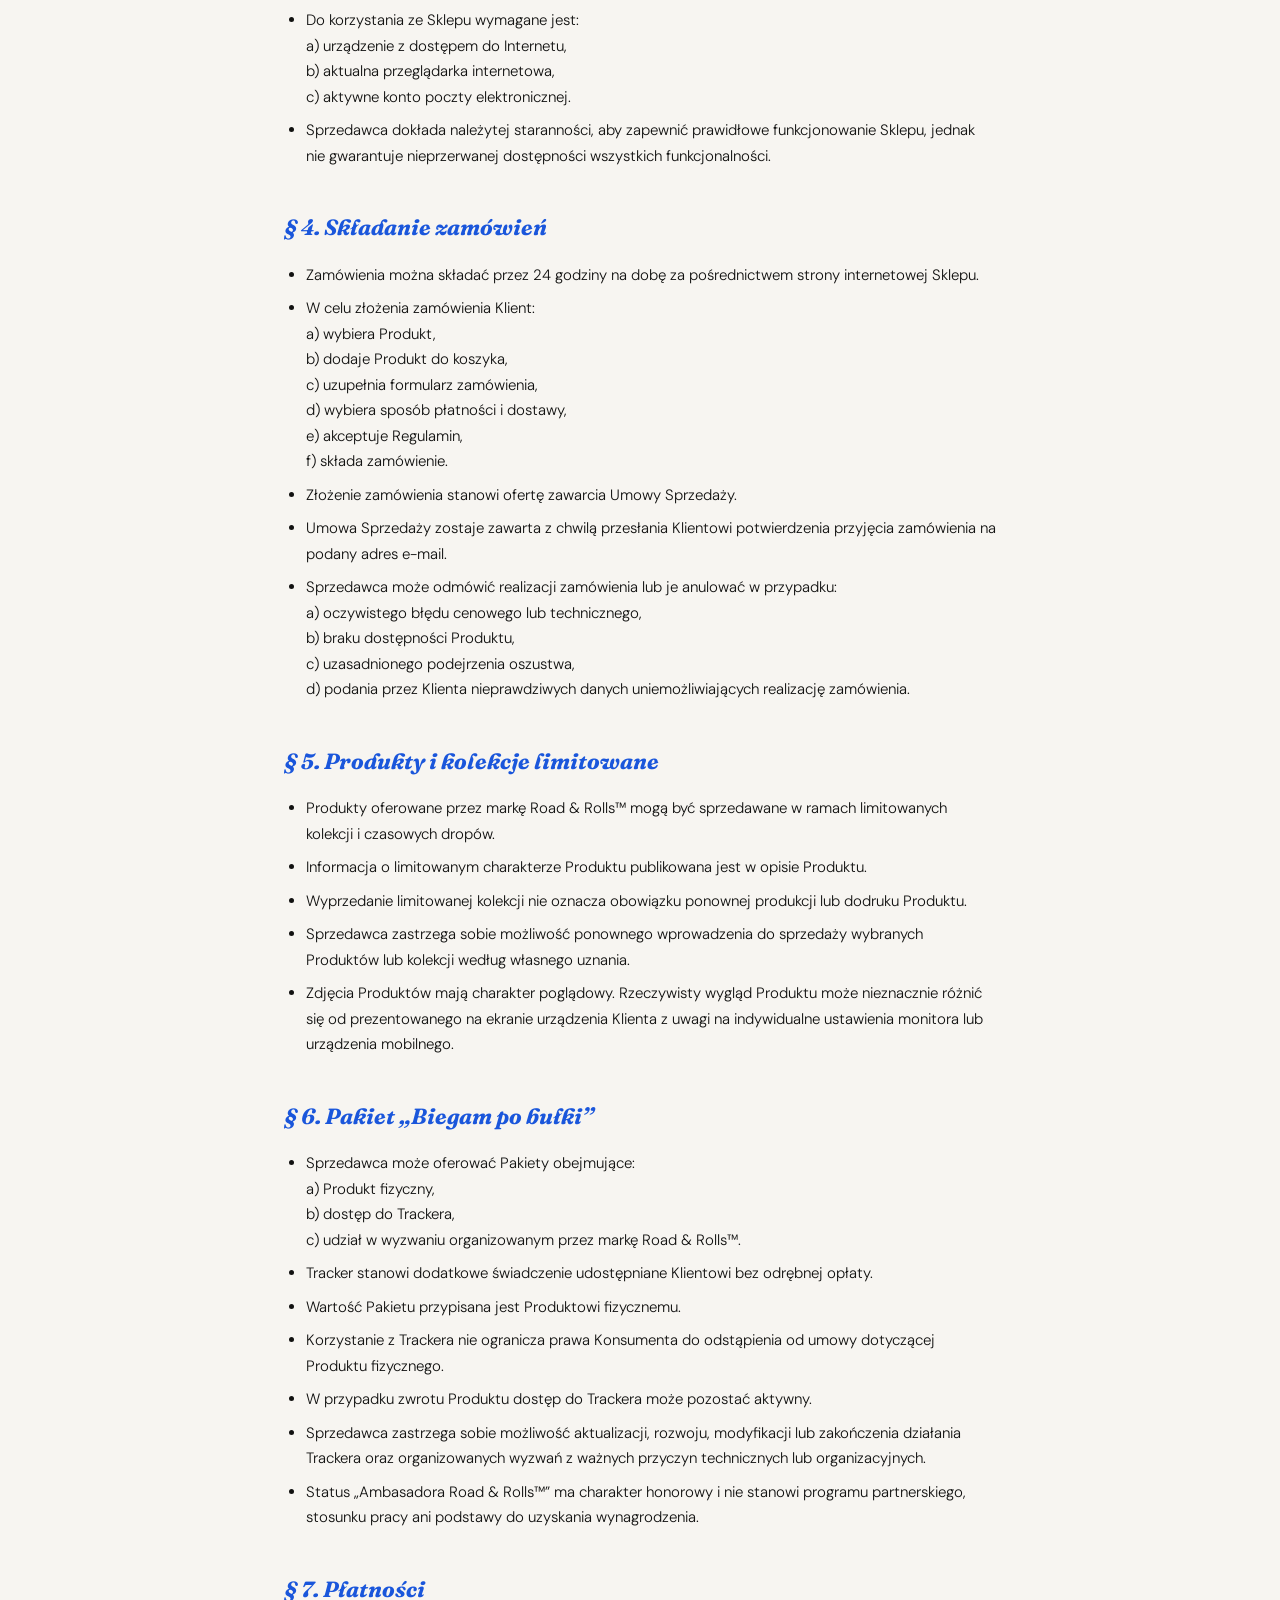
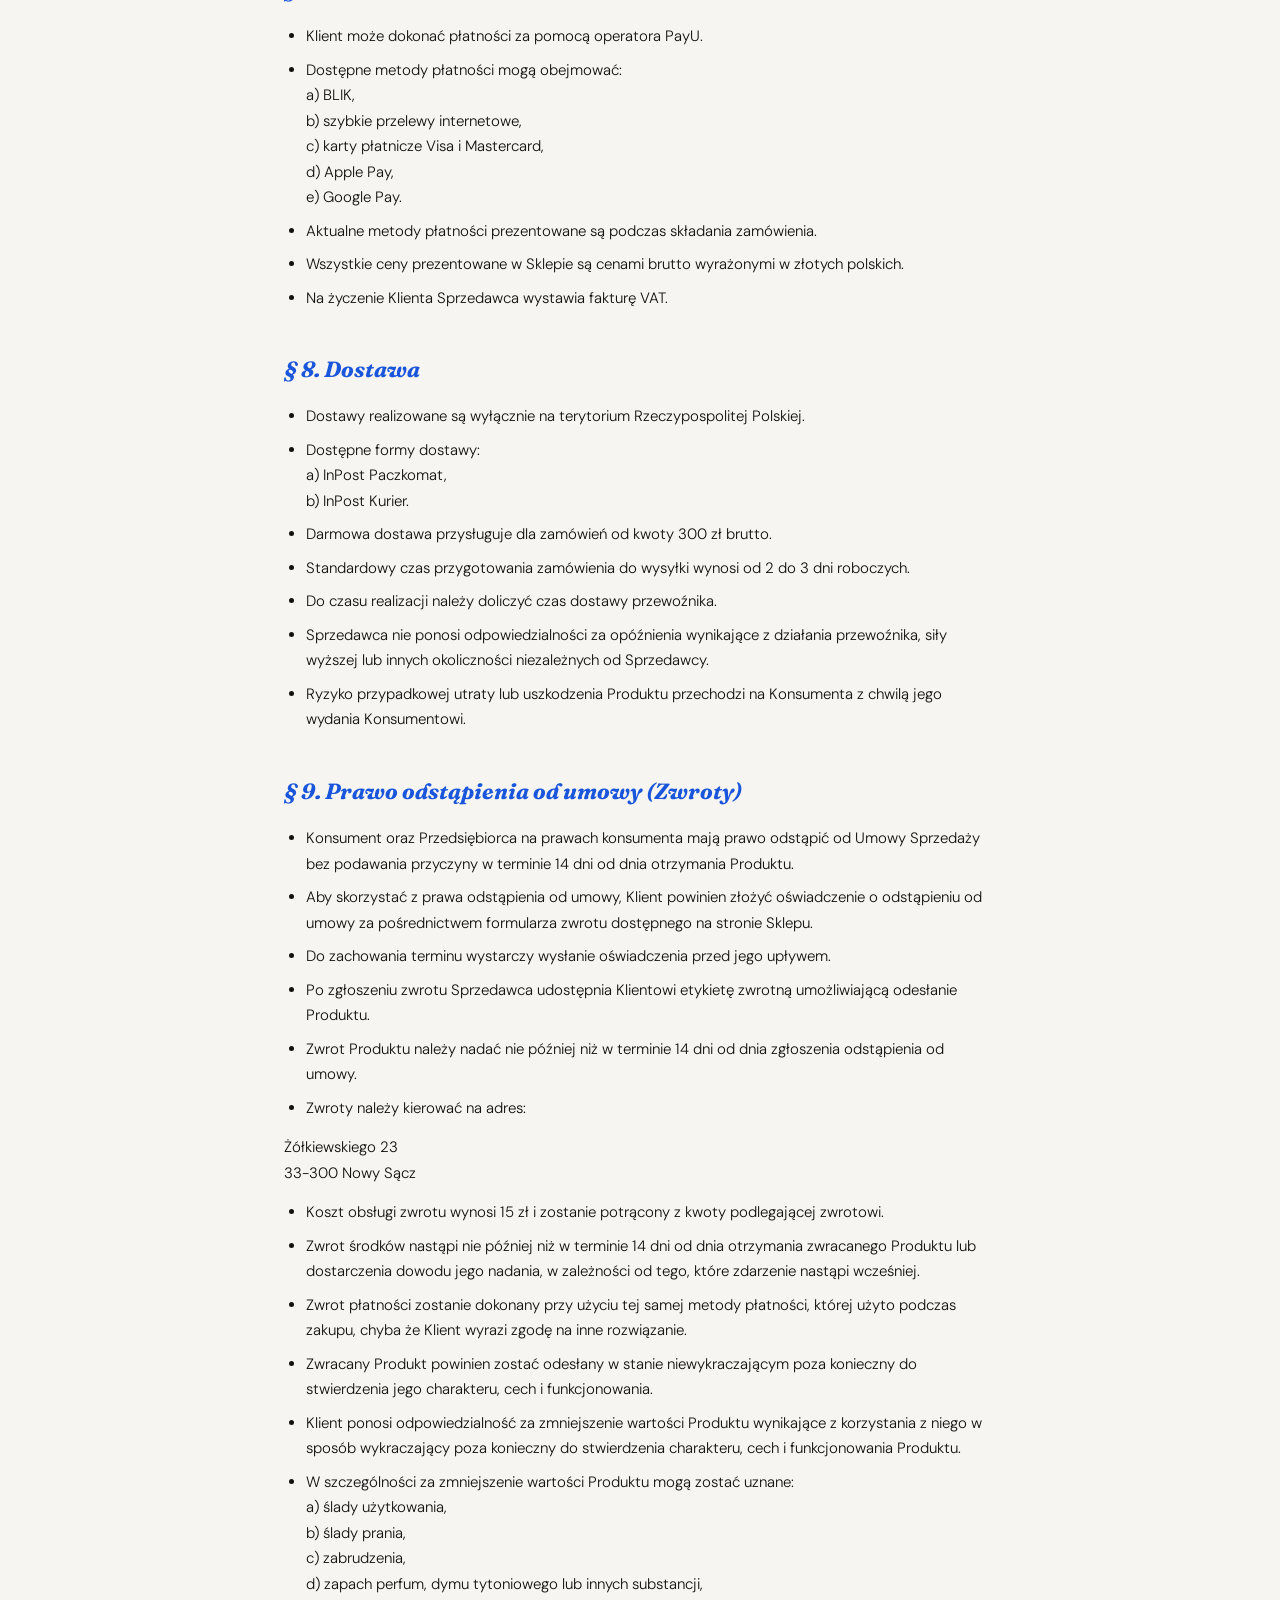
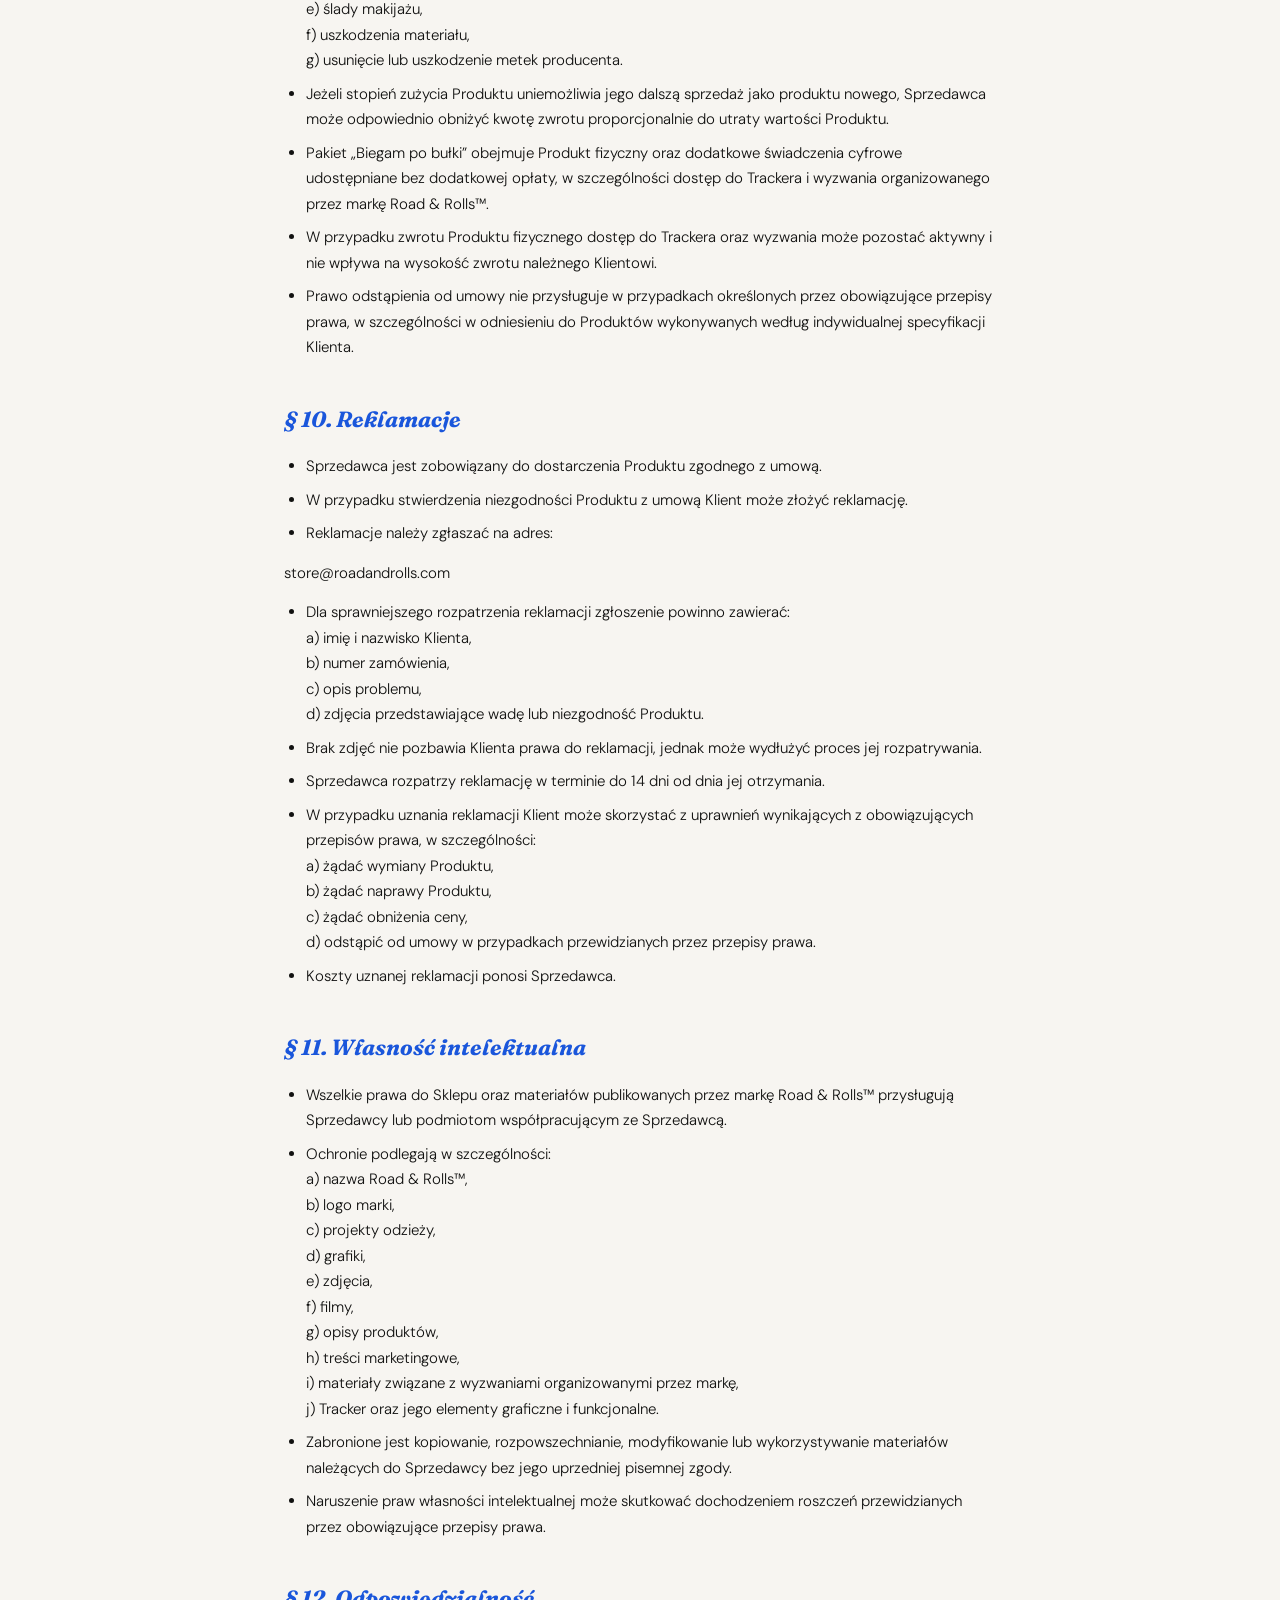
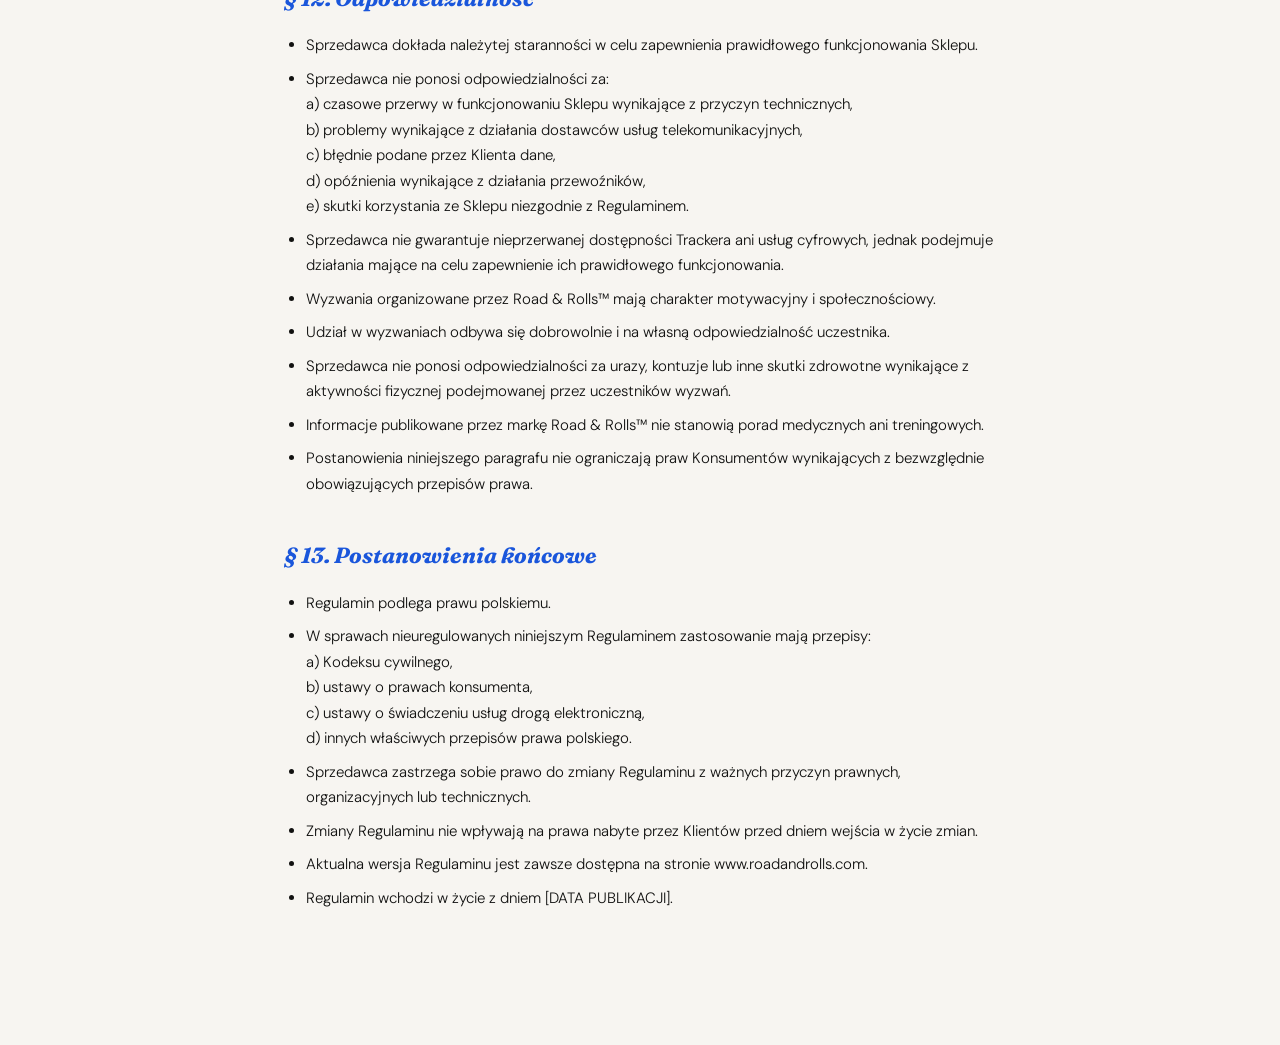
<file: docs/polityki/regulamin.html>
<!DOCTYPE html>
<html lang="pl">
<head>
<meta charset="UTF-8">
<meta name="viewport" content="width=device-width, initial-scale=1.0">
<title>REGULAMIN SKLEPU INTERNETOWEGO ROAD &amp; ROLLS™ — Road &amp; Rolls™</title>
<link href="https://fonts.googleapis.com/css2?family=Fraunces:ital,wght@0,400;0,700;0,900;1,400;1,700;1,900&family=DM+Sans:opsz,wght@9..40,300;9..40,400;9..40,500;9..40,600&family=Space+Mono:wght@400;700&display=swap" rel="stylesheet">
<style>
:root {
  --ink:#111110; --w:#F7F5F1; --cobalt:#1A56DB; --cobalt-dk:#1240A8;
  --sand:#E8DFD0; --grey:#888885; --border:1px solid #E2DED7; --r:4px;
}
*,*::before,*::after { margin:0; padding:0; box-sizing:border-box; }
body { background:var(--w); color:var(--ink); font-family:'DM Sans',sans-serif; font-weight:300; line-height:1.7; }
a { color:var(--cobalt); }
.policy-nav {
  padding:20px 40px; border-bottom:var(--border);
  display:flex; align-items:center; justify-content:space-between;
}
.policy-nav-logo { font-family:'Fraunces',serif; font-weight:900; font-size:18px; text-decoration:none; color:var(--ink); }
.policy-nav-logo span { color:var(--cobalt); font-style:italic; }
.policy-back {
  font-family:'Space Mono',monospace; font-size:11px; letter-spacing:.06em; text-decoration:none;
  color:var(--ink); opacity:.6;
}
.policy-back:hover { opacity:1; }
.policy-wrap { max-width:760px; margin:0 auto; padding:64px 24px 120px; }
.policy-eyebrow { font-family:'Space Mono',monospace; font-size:11px; letter-spacing:.08em; color:var(--grey); margin-bottom:16px; }
.policy-title { font-family:'Fraunces',serif; font-weight:900; font-size:clamp(28px,4vw,44px); line-height:1.1; margin-bottom:40px; }
.policy-wrap h2 {
  font-family:'Fraunces',serif; font-weight:700; font-style:italic; font-size:22px;
  color:var(--cobalt); margin:40px 0 16px;
}
.policy-wrap p { font-size:15px; margin-bottom:14px; }
.policy-wrap ul { margin:0 0 14px 0; padding-left:22px; }
.policy-wrap li { font-size:15px; margin-bottom:8px; }
</style>
</head>
<body>
<nav class="policy-nav">
  <a href="/" class="policy-nav-logo">Road <span>&amp;</span> Rolls</a>
  <a href="/" class="policy-back">← WRÓĆ NA STRONĘ GŁÓWNĄ</a>
</nav>
<div class="policy-wrap">
  <p class="policy-eyebrow">DATA OBOWIĄZYWANIA: 09.06.2026</p>
  <h1 class="policy-title">REGULAMIN SKLEPU INTERNETOWEGO ROAD &amp; ROLLS™</h1>
  <h2>§ 1. Postanowienia ogólne</h2>
  <ul>
  <li>Sklep internetowy Road &amp; Rolls™, dostępny pod adresem www.roadandrolls.com (dalej: „Sklep”), prowadzony jest przez:</li>
  </ul>
  <p>E-KONIECZNIE SPÓŁKA Z OGRANICZONĄ ODPOWIEDZIALNOŚCIĄ<br>Gołcza 34A, 32-075 Gołcza<br>NIP: 6591555714<br>REGON: 52679871700000<br>adres e-mail: kontakt@ewakonieczna.pl<br>telefon: +48 504 079 708</p>
  <p>dalej zwaną „Sprzedawcą”.</p>
  <ul>
  <li>Regulamin określa zasady korzystania ze Sklepu, składania zamówień, zawierania umów sprzedaży, dostawy Produktów, dokonywania zwrotów i reklamacji oraz zasady korzystania z usług cyfrowych oferowanych przez Sklep.</li>
  <li>Regulamin skierowany jest zarówno do Konsumentów, jak i Przedsiębiorców korzystających ze Sklepu.</li>
  <li>Klient zobowiązany jest do korzystania ze Sklepu zgodnie z obowiązującym prawem, dobrymi obyczajami oraz postanowieniami niniejszego Regulaminu.</li>
  <li>Regulamin jest udostępniany nieodpłatnie na stronie internetowej Sklepu w sposób umożliwiający jego pobranie, zapisanie i wydrukowanie.</li>
  </ul>
  <h2>§ 2. Definicje</h2>
  <p>Na potrzeby Regulaminu przyjmuje się następujące znaczenie pojęć:</p>
  <p>Klient – osoba fizyczna, osoba prawna lub jednostka organizacyjna dokonująca zakupu za pośrednictwem Sklepu.</p>
  <p>Konsument – osoba fizyczna dokonująca zakupu niezwiązanego bezpośrednio z prowadzoną działalnością gospodarczą lub zawodową.</p>
  <p>Przedsiębiorca na prawach konsumenta – osoba fizyczna prowadząca działalność gospodarczą, której przysługują uprawnienia konsumenckie zgodnie z obowiązującymi przepisami.</p>
  <p>Sklep – sklep internetowy działający pod adresem www.roadandrolls.com.</p>
  <p>Produkt – rzecz ruchoma oferowana w Sklepie, w szczególności odzież marki Road &amp; Rolls™.</p>
  <p>Pakiet – zestaw obejmujący Produkt fizyczny oraz dodatkowe świadczenia oferowane przez Sprzedawcę, w szczególności dostęp do wyzwania „Biegam po bułki” i trackera online.</p>
  <p>Tracker – internetowe narzędzie dostępne na domenie Road &amp; Rolls™, umożliwiające uczestnictwo w wyzwaniu organizowanym przez markę.</p>
  <p>Preorder – przedsprzedaż Produktu, którego wysyłka nastąpi w terminie wskazanym w opisie Produktu.</p>
  <p>Umowa Sprzedaży – umowa zawarta pomiędzy Klientem a Sprzedawcą za pośrednictwem Sklepu.</p>
  <h2>§ 3. Wymagania techniczne</h2>
  <ul>
  <li>Do korzystania ze Sklepu wymagane jest:<br>a) urządzenie z dostępem do Internetu,<br>b) aktualna przeglądarka internetowa,<br>c) aktywne konto poczty elektronicznej.</li>
  <li>Sprzedawca dokłada należytej staranności, aby zapewnić prawidłowe funkcjonowanie Sklepu, jednak nie gwarantuje nieprzerwanej dostępności wszystkich funkcjonalności.</li>
  </ul>
  <h2>§ 4. Składanie zamówień</h2>
  <ul>
  <li>Zamówienia można składać przez 24 godziny na dobę za pośrednictwem strony internetowej Sklepu.</li>
  <li>W celu złożenia zamówienia Klient:<br>a) wybiera Produkt,<br>b) dodaje Produkt do koszyka,<br>c) uzupełnia formularz zamówienia,<br>d) wybiera sposób płatności i dostawy,<br>e) akceptuje Regulamin,<br>f) składa zamówienie.</li>
  <li>Złożenie zamówienia stanowi ofertę zawarcia Umowy Sprzedaży.</li>
  <li>Umowa Sprzedaży zostaje zawarta z chwilą przesłania Klientowi potwierdzenia przyjęcia zamówienia na podany adres e-mail.</li>
  <li>Sprzedawca może odmówić realizacji zamówienia lub je anulować w przypadku:<br>a) oczywistego błędu cenowego lub technicznego,<br>b) braku dostępności Produktu,<br>c) uzasadnionego podejrzenia oszustwa,<br>d) podania przez Klienta nieprawdziwych danych uniemożliwiających realizację zamówienia.</li>
  </ul>
  <h2>§ 5. Produkty i kolekcje limitowane</h2>
  <ul>
  <li>Produkty oferowane przez markę Road &amp; Rolls™ mogą być sprzedawane w ramach limitowanych kolekcji i czasowych dropów.</li>
  <li>Informacja o limitowanym charakterze Produktu publikowana jest w opisie Produktu.</li>
  <li>Wyprzedanie limitowanej kolekcji nie oznacza obowiązku ponownej produkcji lub dodruku Produktu.</li>
  <li>Sprzedawca zastrzega sobie możliwość ponownego wprowadzenia do sprzedaży wybranych Produktów lub kolekcji według własnego uznania.</li>
  <li>Zdjęcia Produktów mają charakter poglądowy. Rzeczywisty wygląd Produktu może nieznacznie różnić się od prezentowanego na ekranie urządzenia Klienta z uwagi na indywidualne ustawienia monitora lub urządzenia mobilnego.</li>
  </ul>
  <h2>§ 6. Pakiet „Biegam po bułki”</h2>
  <ul>
  <li>Sprzedawca może oferować Pakiety obejmujące:<br>a) Produkt fizyczny,<br>b) dostęp do Trackera,<br>c) udział w wyzwaniu organizowanym przez markę Road &amp; Rolls™.</li>
  <li>Tracker stanowi dodatkowe świadczenie udostępniane Klientowi bez odrębnej opłaty.</li>
  <li>Wartość Pakietu przypisana jest Produktowi fizycznemu.</li>
  <li>Korzystanie z Trackera nie ogranicza prawa Konsumenta do odstąpienia od umowy dotyczącej Produktu fizycznego.</li>
  <li>W przypadku zwrotu Produktu dostęp do Trackera może pozostać aktywny.</li>
  <li>Sprzedawca zastrzega sobie możliwość aktualizacji, rozwoju, modyfikacji lub zakończenia działania Trackera oraz organizowanych wyzwań z ważnych przyczyn technicznych lub organizacyjnych.</li>
  <li>Status „Ambasadora Road &amp; Rolls™” ma charakter honorowy i nie stanowi programu partnerskiego, stosunku pracy ani podstawy do uzyskania wynagrodzenia.</li>
  </ul>
  <h2>§ 7. Płatności</h2>
  <ul>
  <li>Klient może dokonać płatności za pomocą operatora PayU.</li>
  <li>Dostępne metody płatności mogą obejmować:<br>a) BLIK,<br>b) szybkie przelewy internetowe,<br>c) karty płatnicze Visa i Mastercard,<br>d) Apple Pay,<br>e) Google Pay.</li>
  <li>Aktualne metody płatności prezentowane są podczas składania zamówienia.</li>
  <li>Wszystkie ceny prezentowane w Sklepie są cenami brutto wyrażonymi w złotych polskich.</li>
  <li>Na życzenie Klienta Sprzedawca wystawia fakturę VAT.</li>
  </ul>
  <h2>§ 8. Dostawa</h2>
  <ul>
  <li>Dostawy realizowane są wyłącznie na terytorium Rzeczypospolitej Polskiej.</li>
  <li>Dostępne formy dostawy:<br>a) InPost Paczkomat,<br>b) InPost Kurier.</li>
  <li>Darmowa dostawa przysługuje dla zamówień od kwoty 300 zł brutto.</li>
  <li>Standardowy czas przygotowania zamówienia do wysyłki wynosi od 2 do 3 dni roboczych.</li>
  <li>Do czasu realizacji należy doliczyć czas dostawy przewoźnika.</li>
  <li>Sprzedawca nie ponosi odpowiedzialności za opóźnienia wynikające z działania przewoźnika, siły wyższej lub innych okoliczności niezależnych od Sprzedawcy.</li>
  <li>Ryzyko przypadkowej utraty lub uszkodzenia Produktu przechodzi na Konsumenta z chwilą jego wydania Konsumentowi.</li>
  </ul>
  <h2>§ 9. Prawo odstąpienia od umowy (Zwroty)</h2>
  <ul>
  <li>Konsument oraz Przedsiębiorca na prawach konsumenta mają prawo odstąpić od Umowy Sprzedaży bez podawania przyczyny w terminie 14 dni od dnia otrzymania Produktu.</li>
  <li>Aby skorzystać z prawa odstąpienia od umowy, Klient powinien złożyć oświadczenie o odstąpieniu od umowy za pośrednictwem formularza zwrotu dostępnego na stronie Sklepu.</li>
  <li>Do zachowania terminu wystarczy wysłanie oświadczenia przed jego upływem.</li>
  <li>Po zgłoszeniu zwrotu Sprzedawca udostępnia Klientowi etykietę zwrotną umożliwiającą odesłanie Produktu.</li>
  <li>Zwrot Produktu należy nadać nie później niż w terminie 14 dni od dnia zgłoszenia odstąpienia od umowy.</li>
  <li>Zwroty należy kierować na adres:</li>
  </ul>
  <p>Żółkiewskiego 23<br>33-300 Nowy Sącz</p>
  <ul>
  <li>Koszt obsługi zwrotu wynosi 15 zł i zostanie potrącony z kwoty podlegającej zwrotowi.</li>
  <li>Zwrot środków nastąpi nie później niż w terminie 14 dni od dnia otrzymania zwracanego Produktu lub dostarczenia dowodu jego nadania, w zależności od tego, które zdarzenie nastąpi wcześniej.</li>
  <li>Zwrot płatności zostanie dokonany przy użyciu tej samej metody płatności, której użyto podczas zakupu, chyba że Klient wyrazi zgodę na inne rozwiązanie.</li>
  <li>Zwracany Produkt powinien zostać odesłany w stanie niewykraczającym poza konieczny do stwierdzenia jego charakteru, cech i funkcjonowania.</li>
  <li>Klient ponosi odpowiedzialność za zmniejszenie wartości Produktu wynikające z korzystania z niego w sposób wykraczający poza konieczny do stwierdzenia charakteru, cech i funkcjonowania Produktu.</li>
  <li>W szczególności za zmniejszenie wartości Produktu mogą zostać uznane:<br>a) ślady użytkowania,<br>b) ślady prania,<br>c) zabrudzenia,<br>d) zapach perfum, dymu tytoniowego lub innych substancji,<br>e) ślady makijażu,<br>f) uszkodzenia materiału,<br>g) usunięcie lub uszkodzenie metek producenta.</li>
  <li>Jeżeli stopień zużycia Produktu uniemożliwia jego dalszą sprzedaż jako produktu nowego, Sprzedawca może odpowiednio obniżyć kwotę zwrotu proporcjonalnie do utraty wartości Produktu.</li>
  <li>Pakiet „Biegam po bułki” obejmuje Produkt fizyczny oraz dodatkowe świadczenia cyfrowe udostępniane bez dodatkowej opłaty, w szczególności dostęp do Trackera i wyzwania organizowanego przez markę Road &amp; Rolls™.</li>
  <li>W przypadku zwrotu Produktu fizycznego dostęp do Trackera oraz wyzwania może pozostać aktywny i nie wpływa na wysokość zwrotu należnego Klientowi.</li>
  <li>Prawo odstąpienia od umowy nie przysługuje w przypadkach określonych przez obowiązujące przepisy prawa, w szczególności w odniesieniu do Produktów wykonywanych według indywidualnej specyfikacji Klienta.</li>
  </ul>
  <h2>§ 10. Reklamacje</h2>
  <ul>
  <li>Sprzedawca jest zobowiązany do dostarczenia Produktu zgodnego z umową.</li>
  <li>W przypadku stwierdzenia niezgodności Produktu z umową Klient może złożyć reklamację.</li>
  <li>Reklamacje należy zgłaszać na adres:</li>
  </ul>
  <p>store@roadandrolls.com</p>
  <ul>
  <li>Dla sprawniejszego rozpatrzenia reklamacji zgłoszenie powinno zawierać:<br>a) imię i nazwisko Klienta,<br>b) numer zamówienia,<br>c) opis problemu,<br>d) zdjęcia przedstawiające wadę lub niezgodność Produktu.</li>
  <li>Brak zdjęć nie pozbawia Klienta prawa do reklamacji, jednak może wydłużyć proces jej rozpatrywania.</li>
  <li>Sprzedawca rozpatrzy reklamację w terminie do 14 dni od dnia jej otrzymania.</li>
  <li>W przypadku uznania reklamacji Klient może skorzystać z uprawnień wynikających z obowiązujących przepisów prawa, w szczególności:<br>a) żądać wymiany Produktu,<br>b) żądać naprawy Produktu,<br>c) żądać obniżenia ceny,<br>d) odstąpić od umowy w przypadkach przewidzianych przez przepisy prawa.</li>
  <li>Koszty uznanej reklamacji ponosi Sprzedawca.</li>
  </ul>
  <h2>§ 11. Własność intelektualna</h2>
  <ul>
  <li>Wszelkie prawa do Sklepu oraz materiałów publikowanych przez markę Road &amp; Rolls™ przysługują Sprzedawcy lub podmiotom współpracującym ze Sprzedawcą.</li>
  <li>Ochronie podlegają w szczególności:<br>a) nazwa Road &amp; Rolls™,<br>b) logo marki,<br>c) projekty odzieży,<br>d) grafiki,<br>e) zdjęcia,<br>f) filmy,<br>g) opisy produktów,<br>h) treści marketingowe,<br>i) materiały związane z wyzwaniami organizowanymi przez markę,<br>j) Tracker oraz jego elementy graficzne i funkcjonalne.</li>
  <li>Zabronione jest kopiowanie, rozpowszechnianie, modyfikowanie lub wykorzystywanie materiałów należących do Sprzedawcy bez jego uprzedniej pisemnej zgody.</li>
  <li>Naruszenie praw własności intelektualnej może skutkować dochodzeniem roszczeń przewidzianych przez obowiązujące przepisy prawa.</li>
  </ul>
  <h2>§ 12. Odpowiedzialność</h2>
  <ul>
  <li>Sprzedawca dokłada należytej staranności w celu zapewnienia prawidłowego funkcjonowania Sklepu.</li>
  <li>Sprzedawca nie ponosi odpowiedzialności za:<br>a) czasowe przerwy w funkcjonowaniu Sklepu wynikające z przyczyn technicznych,<br>b) problemy wynikające z działania dostawców usług telekomunikacyjnych,<br>c) błędnie podane przez Klienta dane,<br>d) opóźnienia wynikające z działania przewoźników,<br>e) skutki korzystania ze Sklepu niezgodnie z Regulaminem.</li>
  <li>Sprzedawca nie gwarantuje nieprzerwanej dostępności Trackera ani usług cyfrowych, jednak podejmuje działania mające na celu zapewnienie ich prawidłowego funkcjonowania.</li>
  <li>Wyzwania organizowane przez Road &amp; Rolls™ mają charakter motywacyjny i społecznościowy.</li>
  <li>Udział w wyzwaniach odbywa się dobrowolnie i na własną odpowiedzialność uczestnika.</li>
  <li>Sprzedawca nie ponosi odpowiedzialności za urazy, kontuzje lub inne skutki zdrowotne wynikające z aktywności fizycznej podejmowanej przez uczestników wyzwań.</li>
  <li>Informacje publikowane przez markę Road &amp; Rolls™ nie stanowią porad medycznych ani treningowych.</li>
  <li>Postanowienia niniejszego paragrafu nie ograniczają praw Konsumentów wynikających z bezwzględnie obowiązujących przepisów prawa.</li>
  </ul>
  <h2>§ 13. Postanowienia końcowe</h2>
  <ul>
  <li>Regulamin podlega prawu polskiemu.</li>
  <li>W sprawach nieuregulowanych niniejszym Regulaminem zastosowanie mają przepisy:<br>a) Kodeksu cywilnego,<br>b) ustawy o prawach konsumenta,<br>c) ustawy o świadczeniu usług drogą elektroniczną,<br>d) innych właściwych przepisów prawa polskiego.</li>
  <li>Sprzedawca zastrzega sobie prawo do zmiany Regulaminu z ważnych przyczyn prawnych, organizacyjnych lub technicznych.</li>
  <li>Zmiany Regulaminu nie wpływają na prawa nabyte przez Klientów przed dniem wejścia w życie zmian.</li>
  <li>Aktualna wersja Regulaminu jest zawsze dostępna na stronie www.roadandrolls.com.</li>
  <li>Regulamin wchodzi w życie z dniem [DATA PUBLIKACJI].</li>
  </ul>
</div>
</body>
</html>
</file>
